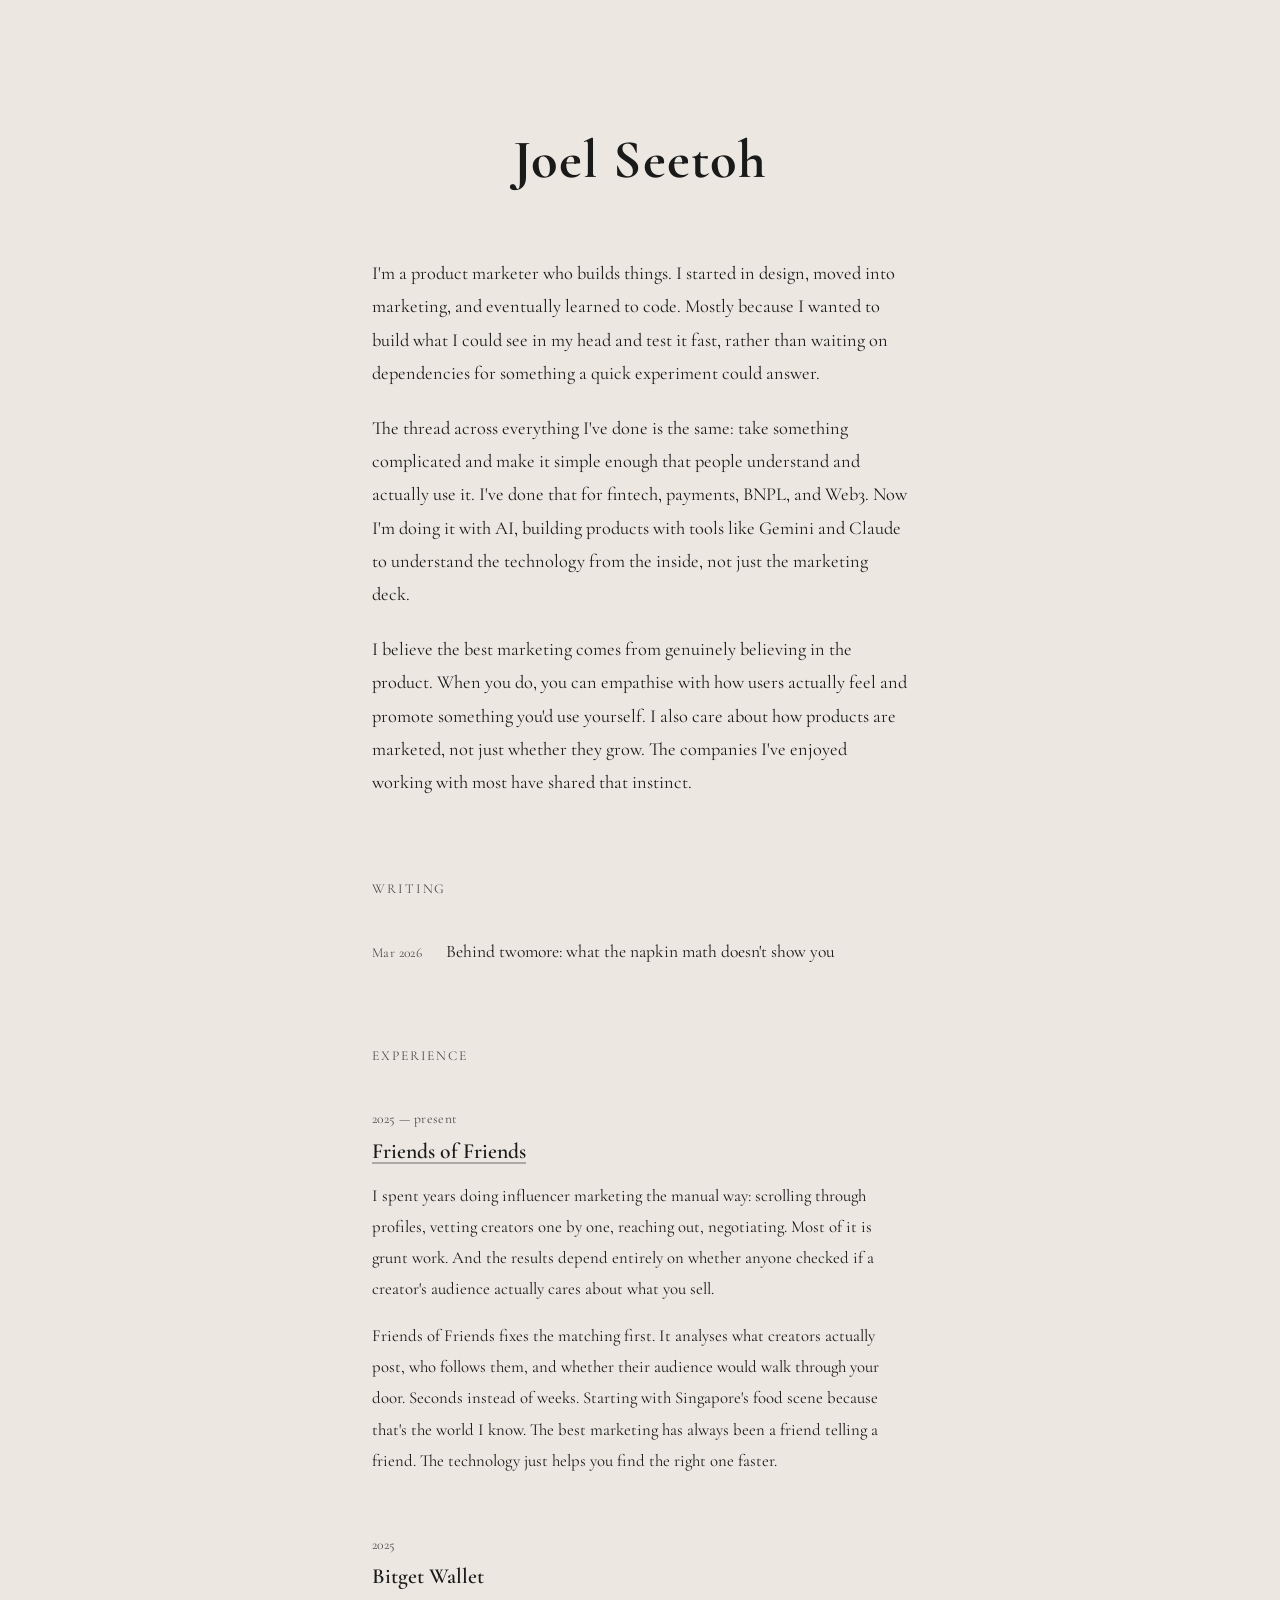
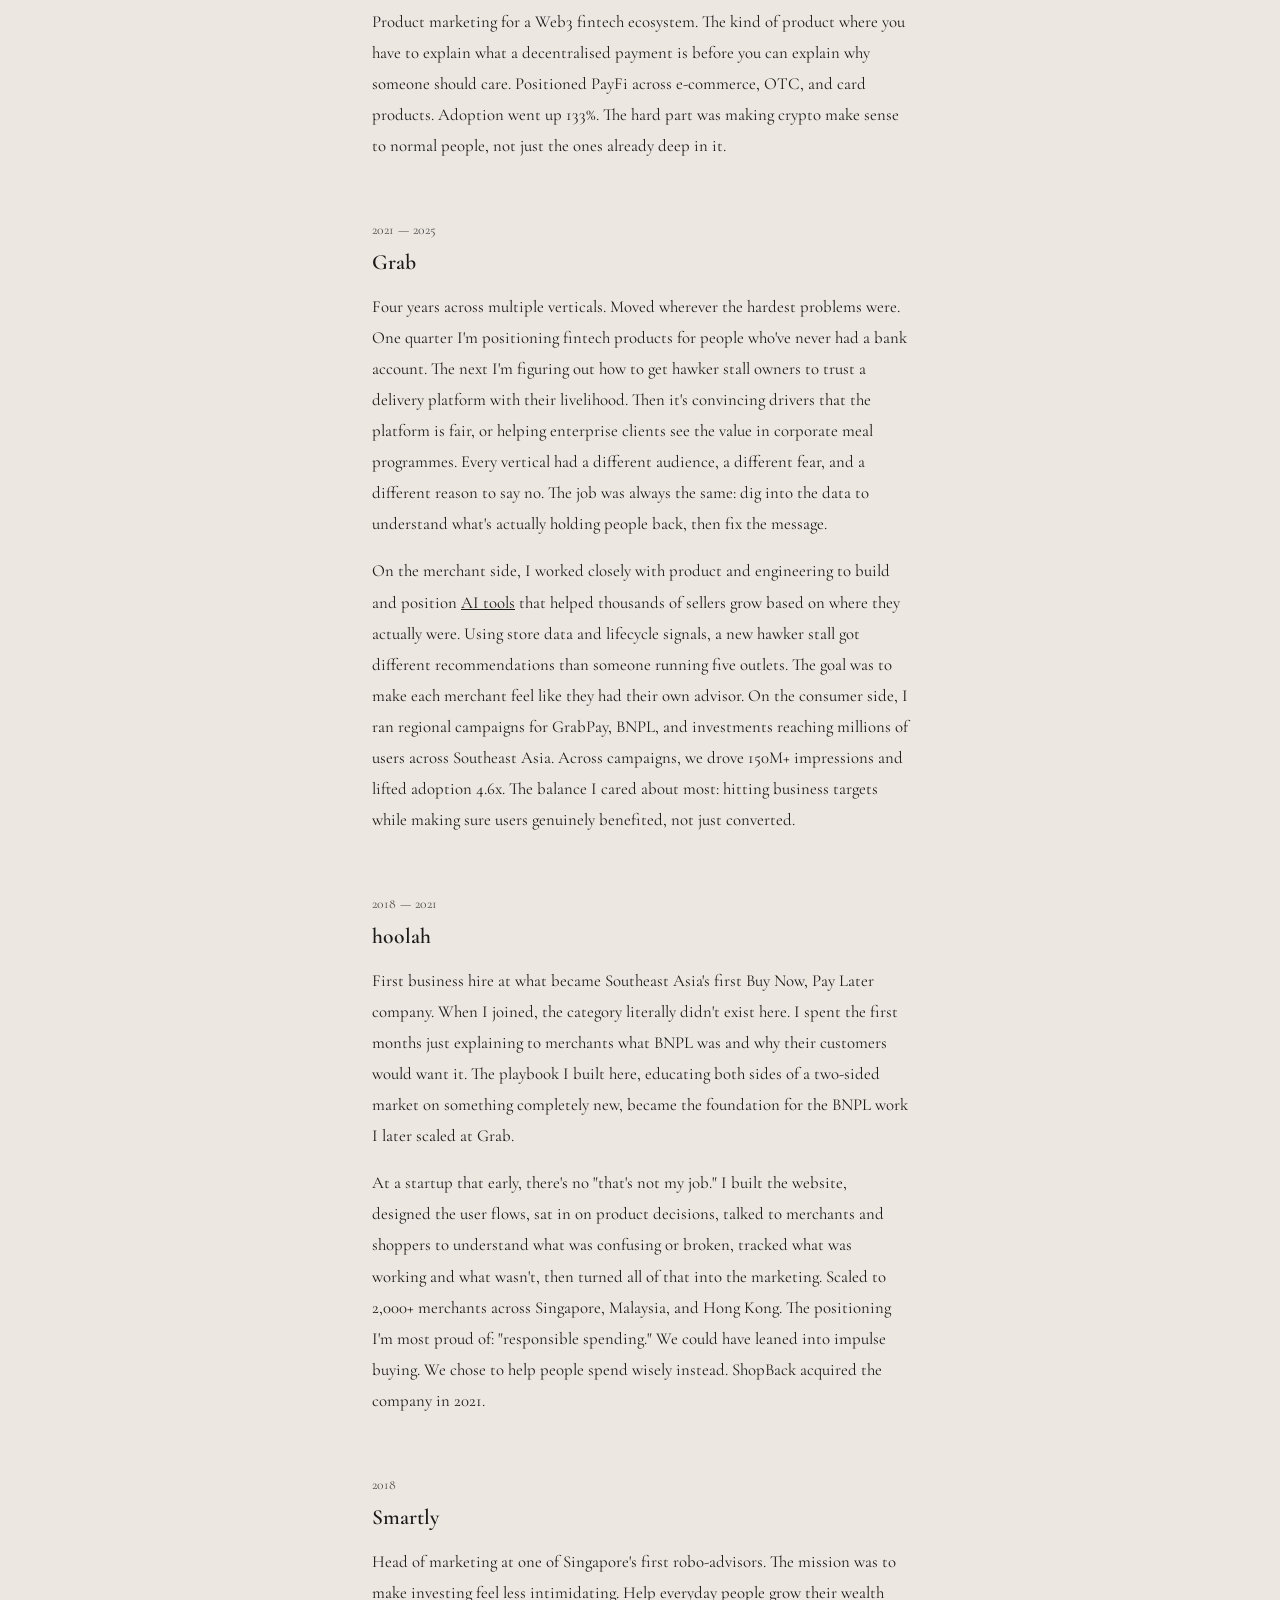
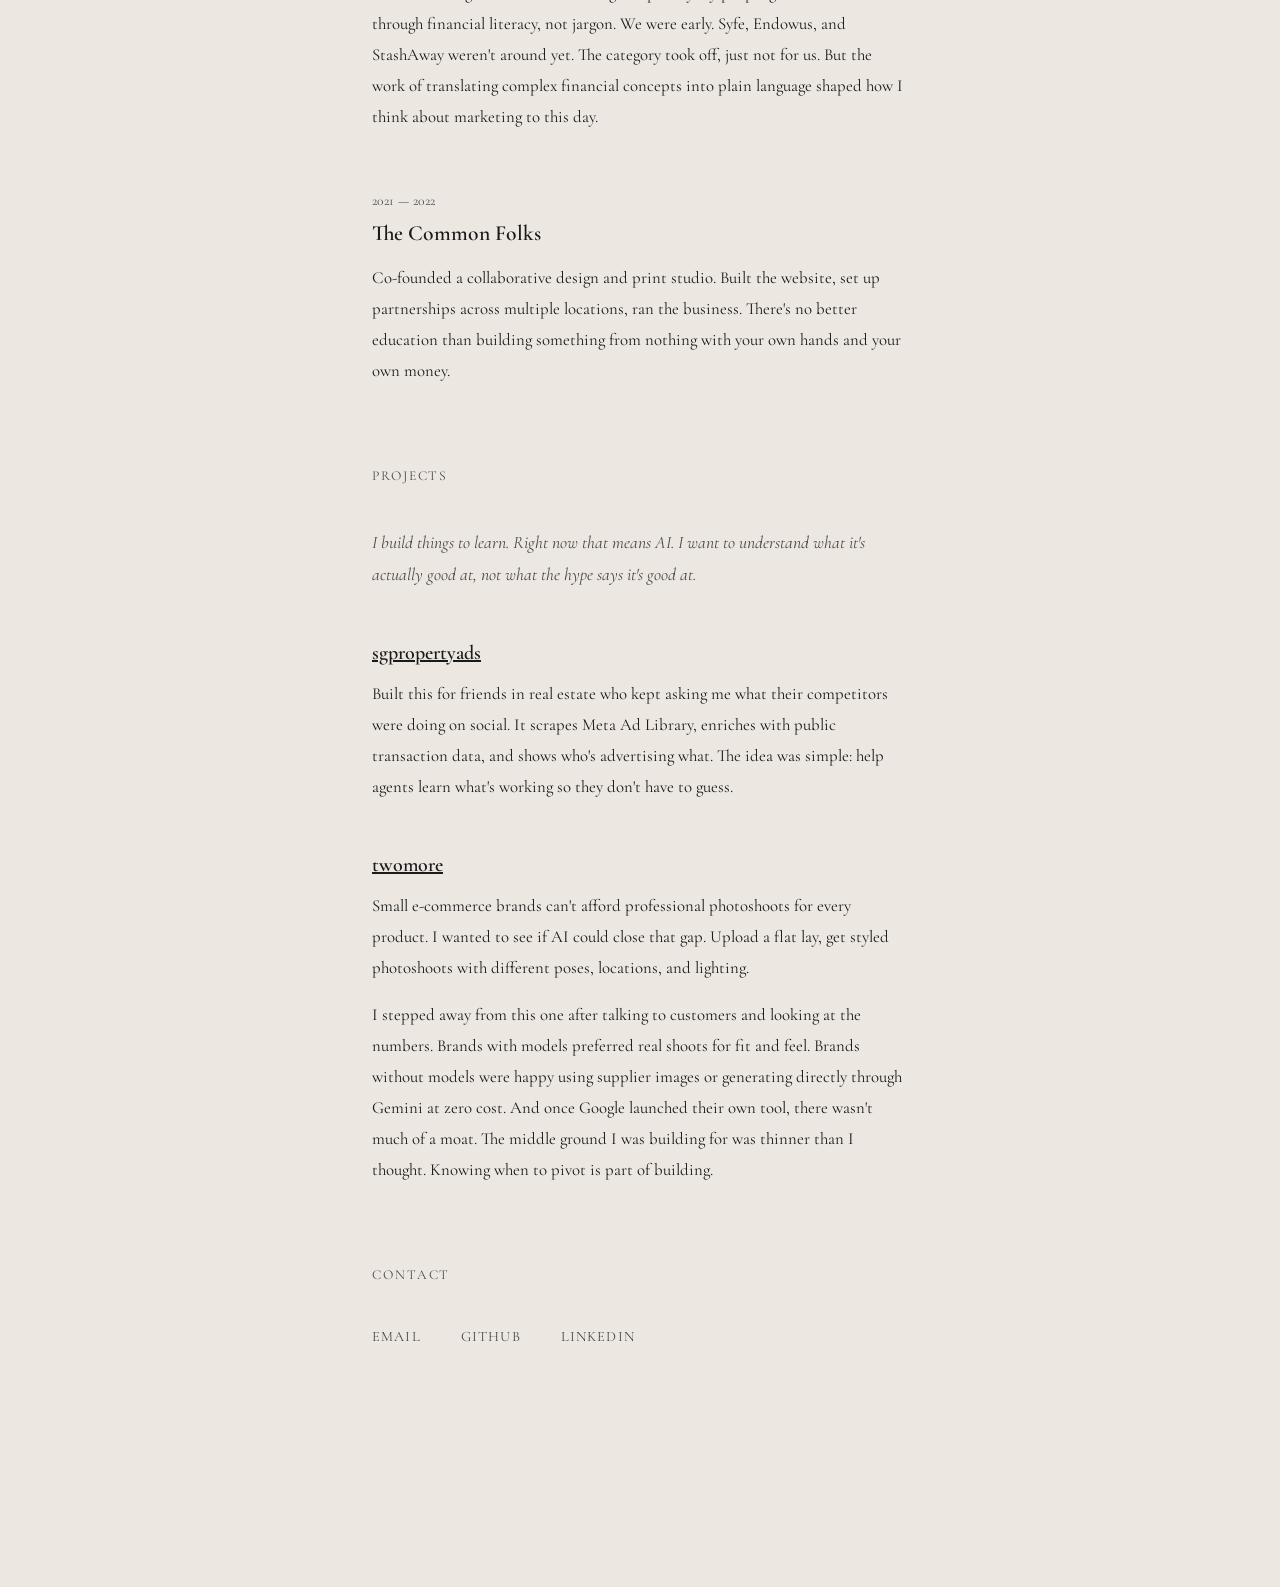
<file: index.html>
<!DOCTYPE html>
<html lang="en">
<head>
  <meta charset="UTF-8">
  <meta name="viewport" content="width=device-width, initial-scale=1.0">
  <title>Joel Seetoh</title>
  <meta name="description" content="Joel Seetoh — product marketer and builder. I make complicated things simple enough that people actually use them.">
  <meta property="og:title" content="Joel Seetoh">
  <meta property="og:description" content="Product marketer and builder. I make complicated things simple enough that people actually use them.">
  <meta property="og:type" content="website">
  <meta property="og:image" content="https://joelseetoh.com/og-image.png">
  <meta property="og:url" content="https://joelseetoh.com/">
  <meta property="og:site_name" content="Joel Seetoh">
  <meta name="twitter:card" content="summary_large_image">
  <meta name="twitter:title" content="Joel Seetoh">
  <meta name="twitter:description" content="Product marketer and builder. I make complicated things simple enough that people actually use them.">
  <meta name="twitter:image" content="https://joelseetoh.com/og-image.png">
  <link rel="icon" href="favicon.svg" type="image/svg+xml">
  <link rel="preconnect" href="https://fonts.googleapis.com">
  <link rel="preconnect" href="https://fonts.gstatic.com" crossorigin>
  <link href="https://fonts.googleapis.com/css2?family=Cormorant+Garamond:ital,wght@0,300;0,400;0,500;0,600;0,700;1,300;1,400;1,500&display=swap" rel="stylesheet">
  <link rel="stylesheet" href="style.css">
  <!-- PostHog -->
  <script>
    !function(t,e){var o,n,p,r;e.__SV||(window.posthog=e,e._i=[],e.init=function(i,s,a){function g(t,e){var o=e.split(".");2==o.length&&(t=t[o[0]],e=o[1]),t[e]=function(){t.push([e].concat(Array.prototype.slice.call(arguments,0)))}}(p=t.createElement("script")).type="text/javascript",p.crossOrigin="anonymous",p.async=!0,p.src=s.api_host.replace(".i.posthog.com","-assets.i.posthog.com")+"/static/array.js",(r=t.getElementsByTagName("script")[0]).parentNode.insertBefore(p,r);var u=e;for(void 0!==a?u=e[a]=[]:a="posthog",u.people=u.people||[],u.toString=function(t){var e="posthog";return"posthog"!==a&&(e+="."+a),t||(e+=" (stub)"),e},u.people.toString=function(){return u.toString(1)+".people (stub)"},o="init capture register register_once register_for_session unregister unregister_for_session getFeatureFlag getFeatureFlagPayload isFeatureEnabled reloadFeatureFlags updateEarlyAccessFeatureEnrollment getEarlyAccessFeatures on onFeatureFlags onSessionId getSurveys getActiveMatchingSurveys renderSurvey canRenderSurvey identify setPersonProperties group resetGroups setPersonPropertiesForFlags resetPersonPropertiesForFlags setGroupPropertiesForFlags resetGroupPropertiesForFlags reset get_distinct_id getGroups get_session_id get_session_replay_url alias set_config startSessionRecording stopSessionRecording sessionRecordingStarted captureException loadToolbar get_property getSessionProperty createPersonProfile opt_in_capturing opt_out_capturing has_opted_in_capturing has_opted_out_capturing clear_opt_in_out_capturing debug".split(" "),n=0;n<o.length;n++)g(u,o[n]);e._i.push([i,s,a])},e.__SV=1)}(document,window.posthog||[]);
    posthog.init('phc_DruQY4Qgqo0eXSVyumRodYPZxE56rvlq6wdhV7PceyD', {
      api_host: 'https://us.i.posthog.com',
      person_profiles: 'identified_only',
    })
  </script>
</head>
<body>

  <article>

    <header>
      <h1>Joel Seetoh</h1>
    </header>

    <section class="about">
      <p>I'm a product marketer who builds things. I started in design, moved into marketing, and eventually learned to code. Mostly because I wanted to build what I could see in my head and test it fast, rather than waiting on dependencies for something a quick experiment could answer.</p>
      <p>The thread across everything I've done is the same: take something complicated and make it simple enough that people understand and actually use it. I've done that for fintech, payments, BNPL, and Web3. Now I'm doing it with AI, building products with tools like Gemini and Claude to understand the technology from the inside, not just the marketing deck.</p>
      <p>I believe the best marketing comes from genuinely believing in the product. When you do, you can empathise with how users actually feel and promote something you'd use yourself. I also care about how products are marketed, not just whether they grow. The companies I've enjoyed working with most have shared that instinct.</p>
    </section>

    <section class="writing">
      <h2>Writing</h2>
      <ul class="writing-list">
        <li>
          <span class="period">Mar 2026</span>
          <a href="/blog/why-i-started-building-with-ai/">Behind twomore: what the napkin math doesn't show you</a>
        </li>
      </ul>
    </section>

    <section>
      <h2>Experience</h2>

      <div class="experience-item">
        <span class="period">2025 — present</span>
        <h3><a href="https://friendsoffriends.cc">Friends of Friends</a></h3>
        <p>I spent years doing influencer marketing the manual way: scrolling through profiles, vetting creators one by one, reaching out, negotiating. Most of it is grunt work. And the results depend entirely on whether anyone checked if a creator's audience actually cares about what you sell.</p>
        <p>Friends of Friends fixes the matching first. It analyses what creators actually post, who follows them, and whether their audience would walk through your door. Seconds instead of weeks. Starting with Singapore's food scene because that's the world I know. The best marketing has always been a friend telling a friend. The technology just helps you find the right one faster.</p>
      </div>

      <div class="experience-item">
        <span class="period">2025</span>
        <h3>Bitget Wallet</h3>
        <p>Product marketing for a Web3 fintech ecosystem. The kind of product where you have to explain what a decentralised payment is before you can explain why someone should care. Positioned PayFi across e-commerce, OTC, and card products. Adoption went up 133%. The hard part was making crypto make sense to normal people, not just the ones already deep in it.</p>
      </div>

      <div class="experience-item">
        <span class="period">2021 — 2025</span>
        <h3>Grab</h3>
        <p>Four years across multiple verticals. Moved wherever the hardest problems were. One quarter I'm positioning fintech products for people who've never had a bank account. The next I'm figuring out how to get hawker stall owners to trust a delivery platform with their livelihood. Then it's convincing drivers that the platform is fair, or helping enterprise clients see the value in corporate meal programmes. Every vertical had a different audience, a different fear, and a different reason to say no. The job was always the same: dig into the data to understand what's actually holding people back, then fix the message.</p>
        <p>On the merchant side, I worked closely with product and engineering to build and position <a href="https://www.grab.com/sg/inside-grab/stories/new-tools-we-launched-in-2025-for-grab-merchants-to-boost-efficiency/">AI tools</a> that helped thousands of sellers grow based on where they actually were. Using store data and lifecycle signals, a new hawker stall got different recommendations than someone running five outlets. The goal was to make each merchant feel like they had their own advisor. On the consumer side, I ran regional campaigns for GrabPay, BNPL, and investments reaching millions of users across Southeast Asia. Across campaigns, we drove 150M+ impressions and lifted adoption 4.6x. The balance I cared about most: hitting business targets while making sure users genuinely benefited, not just converted.</p>
      </div>

      <div class="experience-item">
        <span class="period">2018 — 2021</span>
        <h3>hoolah</h3>
        <p>First business hire at what became Southeast Asia's first Buy Now, Pay Later company. When I joined, the category literally didn't exist here. I spent the first months just explaining to merchants what BNPL was and why their customers would want it. The playbook I built here, educating both sides of a two-sided market on something completely new, became the foundation for the BNPL work I later scaled at Grab.</p>
        <p>At a startup that early, there's no "that's not my job." I built the website, designed the user flows, sat in on product decisions, talked to merchants and shoppers to understand what was confusing or broken, tracked what was working and what wasn't, then turned all of that into the marketing. Scaled to 2,000+ merchants across Singapore, Malaysia, and Hong Kong. The positioning I'm most proud of: "responsible spending." We could have leaned into impulse buying. We chose to help people spend wisely instead. ShopBack acquired the company in 2021.</p>
      </div>

      <div class="experience-item">
        <span class="period">2018</span>
        <h3>Smartly</h3>
        <p>Head of marketing at one of Singapore's first robo-advisors. The mission was to make investing feel less intimidating. Help everyday people grow their wealth through financial literacy, not jargon. We were early. Syfe, Endowus, and StashAway weren't around yet. The category took off, just not for us. But the work of translating complex financial concepts into plain language shaped how I think about marketing to this day.</p>
      </div>

      <div class="experience-item">
        <span class="period">2021 — 2022</span>
        <h3>The Common Folks</h3>
        <p>Co-founded a collaborative design and print studio. Built the website, set up partnerships across multiple locations, ran the business. There's no better education than building something from nothing with your own hands and your own money.</p>
      </div>
    </section>

    <section>
      <h2>Projects</h2>
      <p class="section-intro">I build things to learn. Right now that means AI. I want to understand what it's actually good at, not what the hype says it's good at.</p>

      <div class="project-item">
        <h3><a href="https://sgpropertyads.com">sgpropertyads</a></h3>
        <p>Built this for friends in real estate who kept asking me what their competitors were doing on social. It scrapes Meta Ad Library, enriches with public transaction data, and shows who's advertising what. The idea was simple: help agents learn what's working so they don't have to guess.</p>
      </div>

      <div class="project-item">
        <h3><a href="https://two-more.com">twomore</a></h3>
        <p>Small e-commerce brands can't afford professional photoshoots for every product. I wanted to see if AI could close that gap. Upload a flat lay, get styled photoshoots with different poses, locations, and lighting.</p>
        <p>I stepped away from this one after talking to customers and looking at the numbers. Brands with models preferred real shoots for fit and feel. Brands without models were happy using supplier images or generating directly through Gemini at zero cost. And once Google launched their own tool, there wasn't much of a moat. The middle ground I was building for was thinner than I thought. Knowing when to pivot is part of building.</p>
      </div>

    </section>

    <section class="contact">
      <h2>Contact</h2>
      <ul>
        <li><a href="mailto:hello@joelseetoh.com">Email</a></li>
        <li><a href="https://github.com/kurosagii">GitHub</a></li>
        <li><a href="https://linkedin.com/in/joelseetoh">LinkedIn</a></li>
      </ul>
    </section>

  </article>

</body>
</html>
</file>
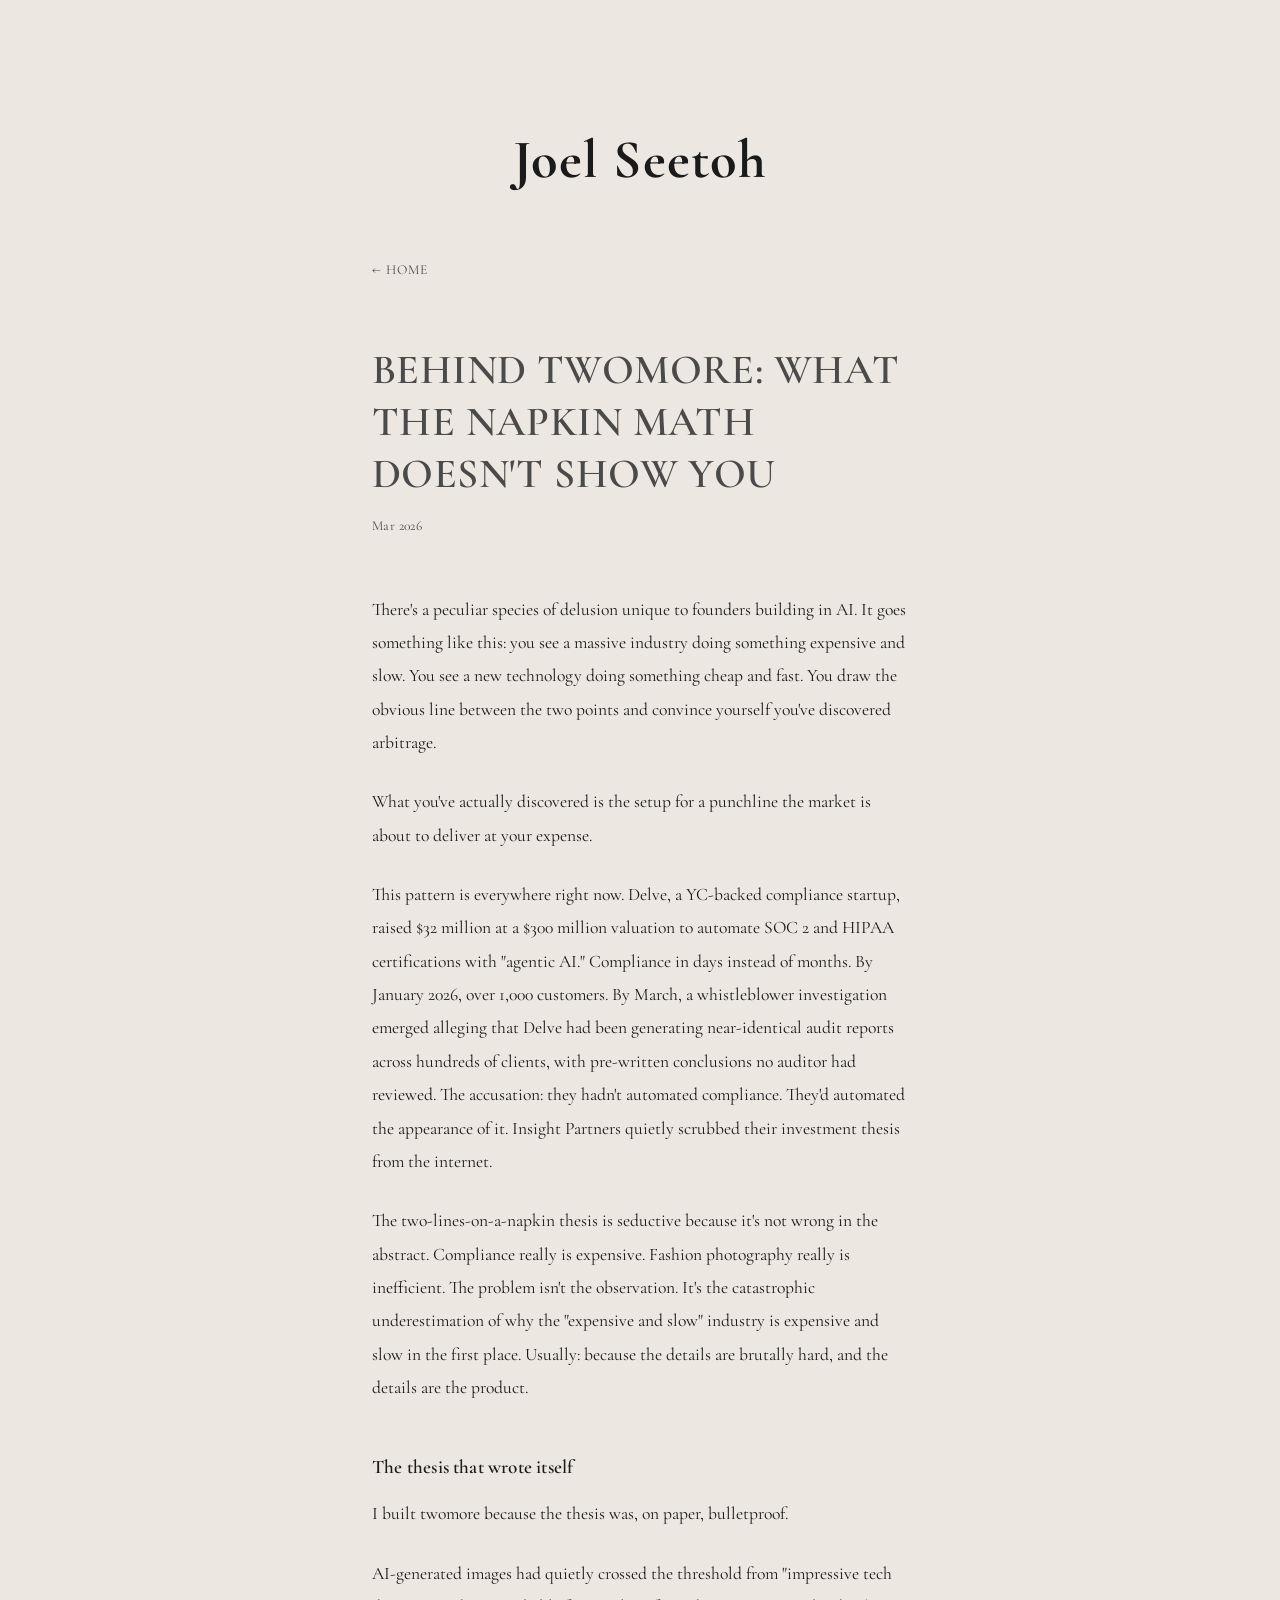
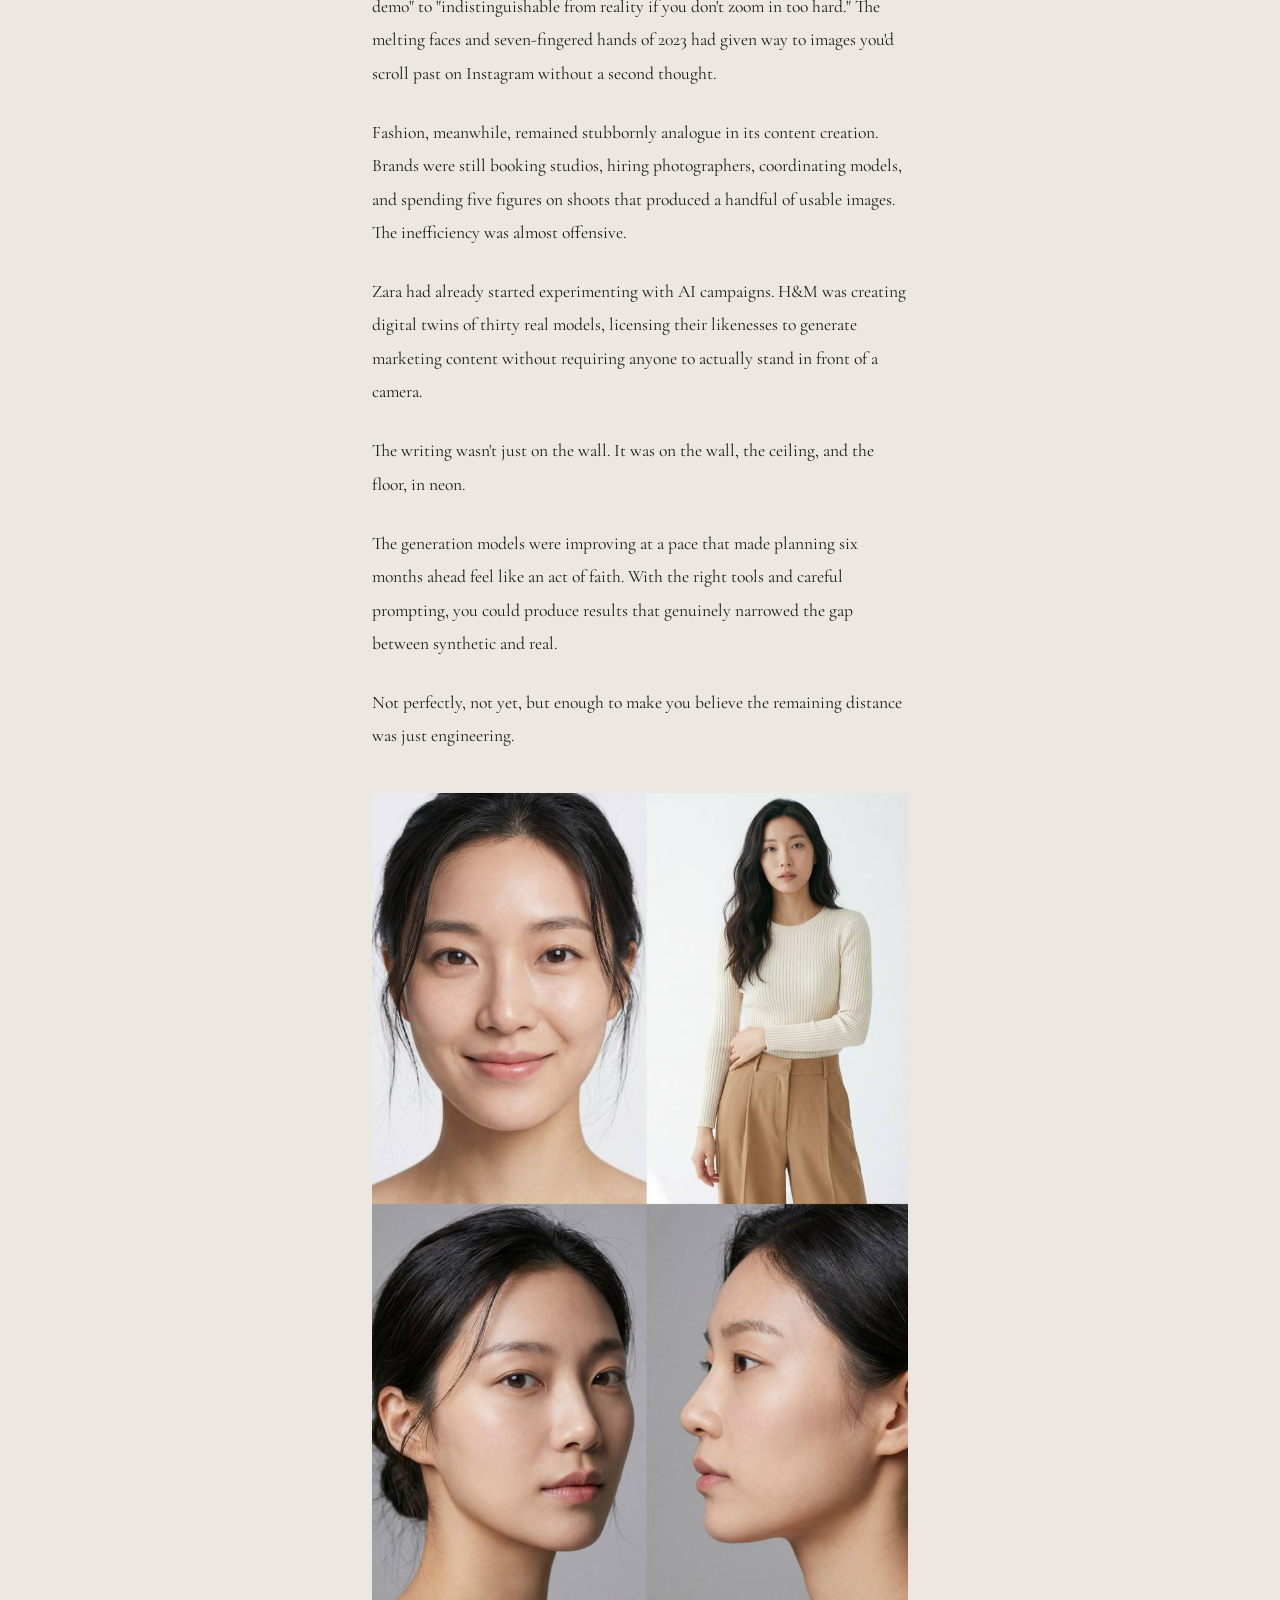
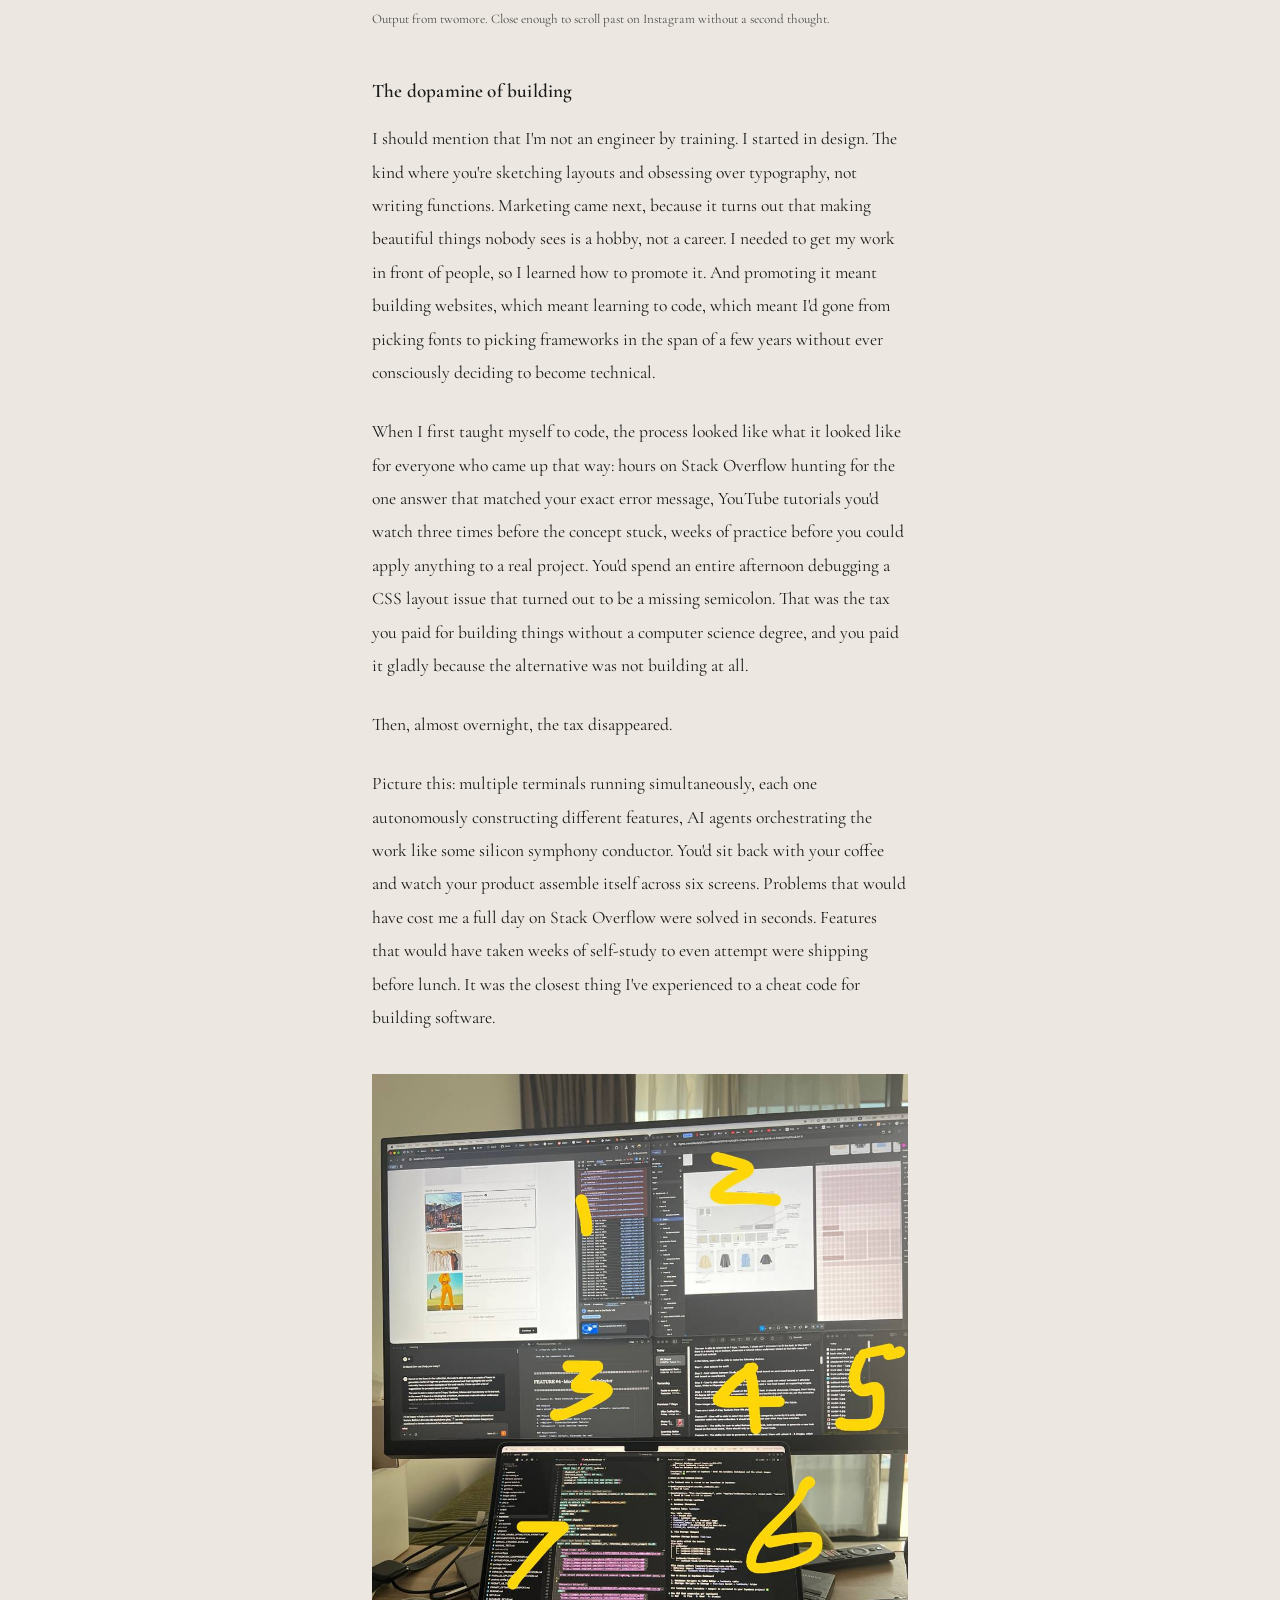
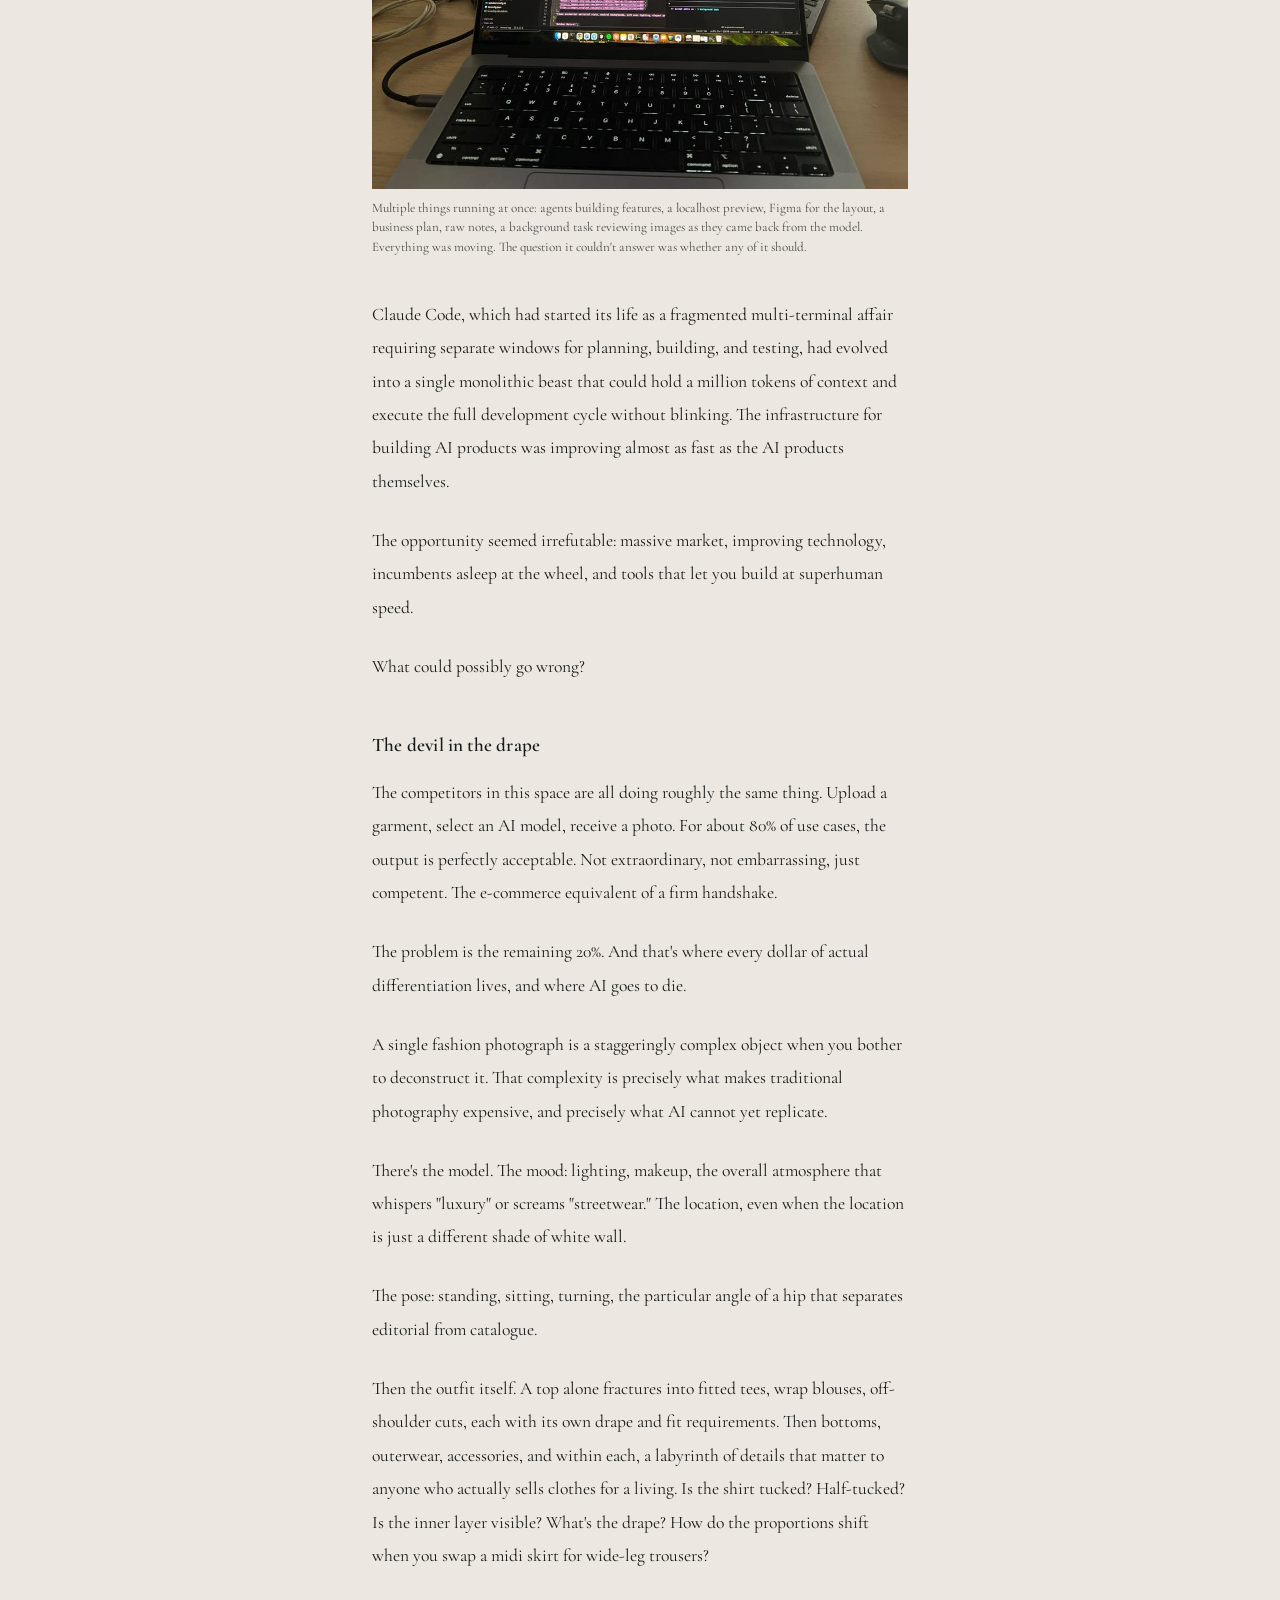
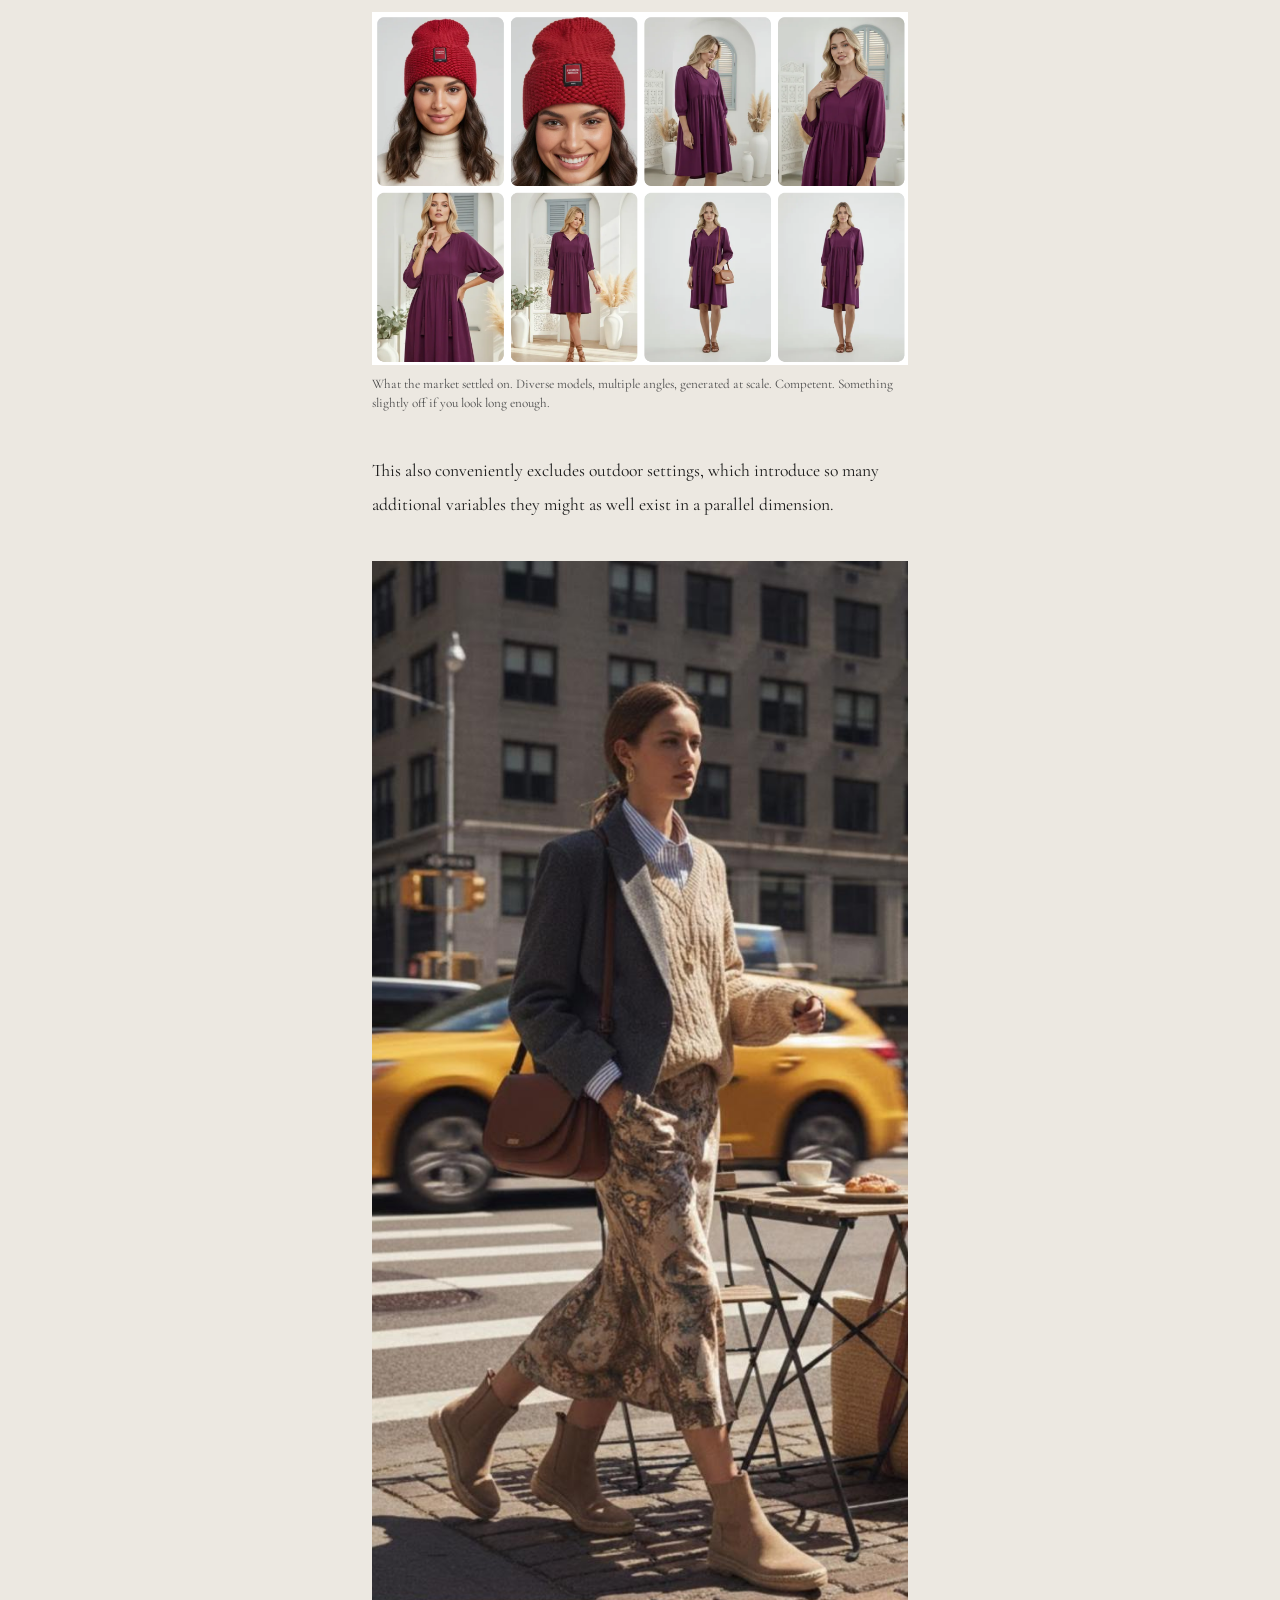
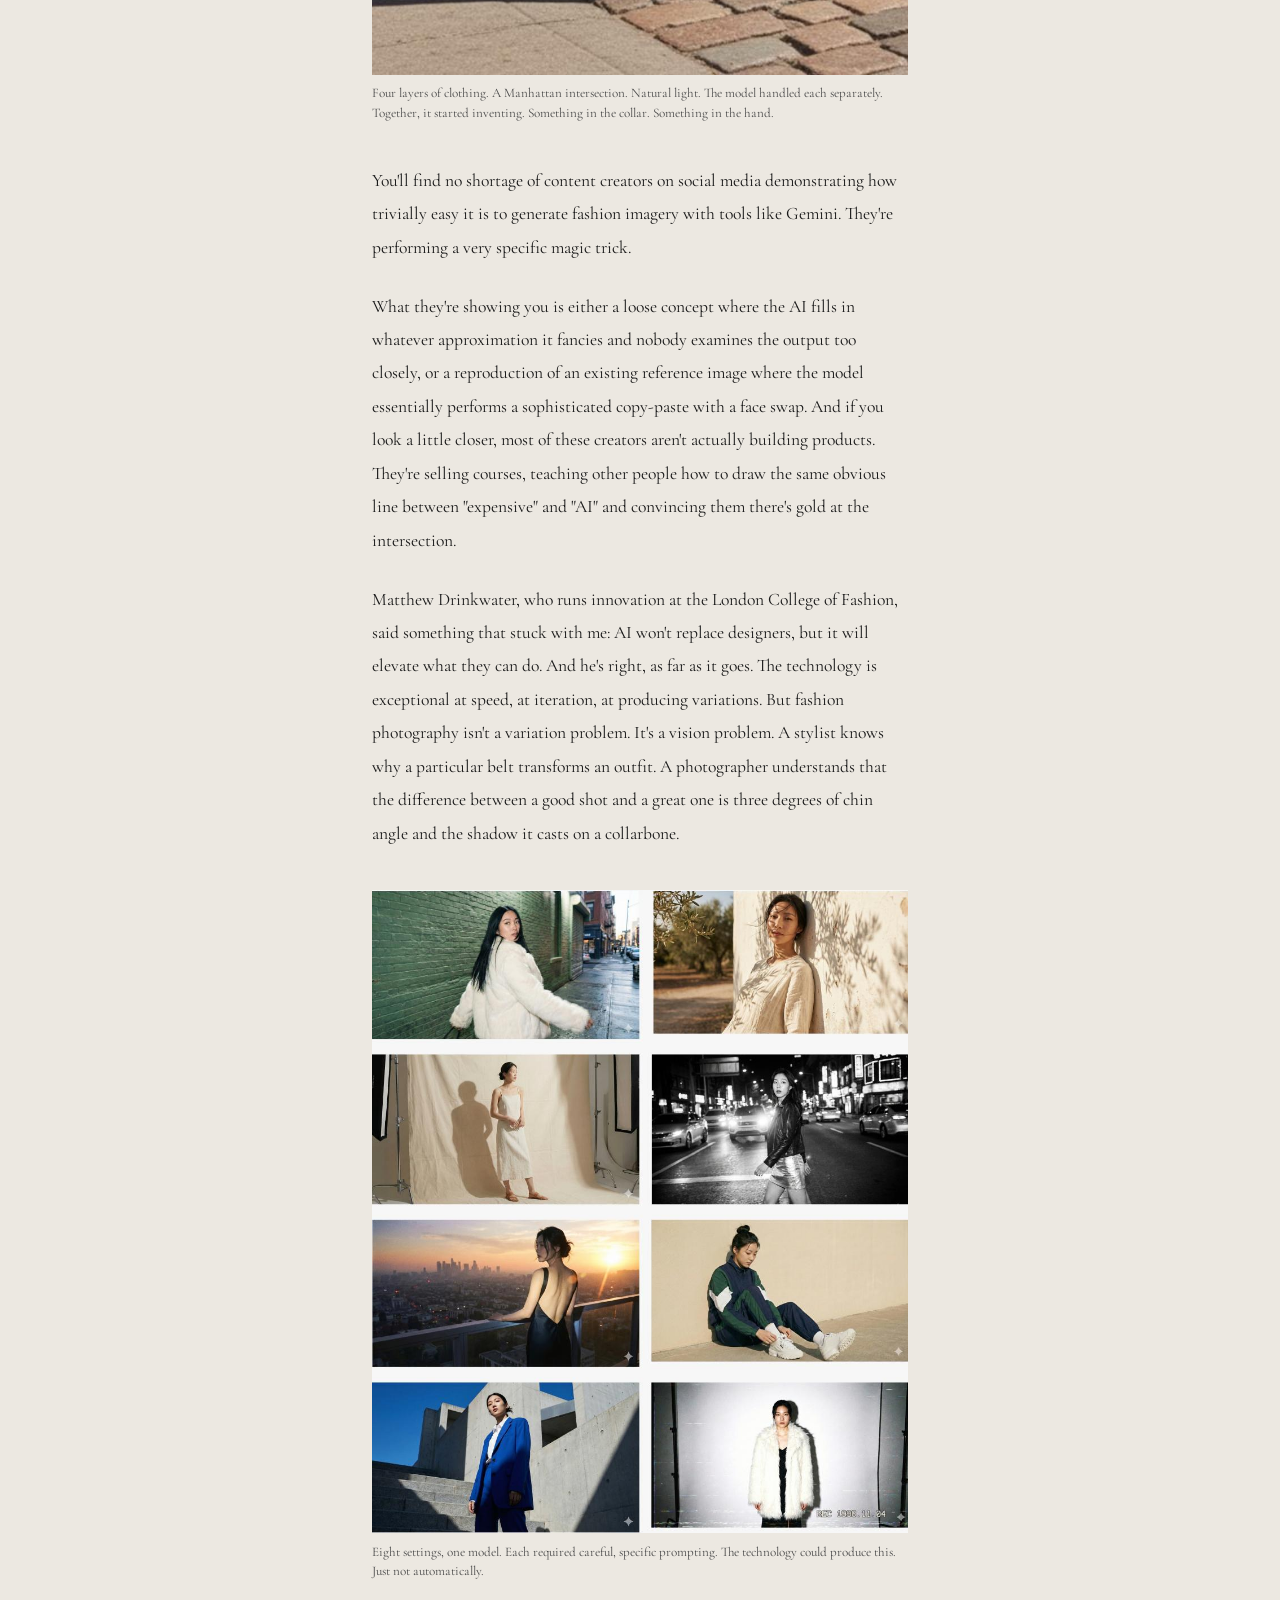
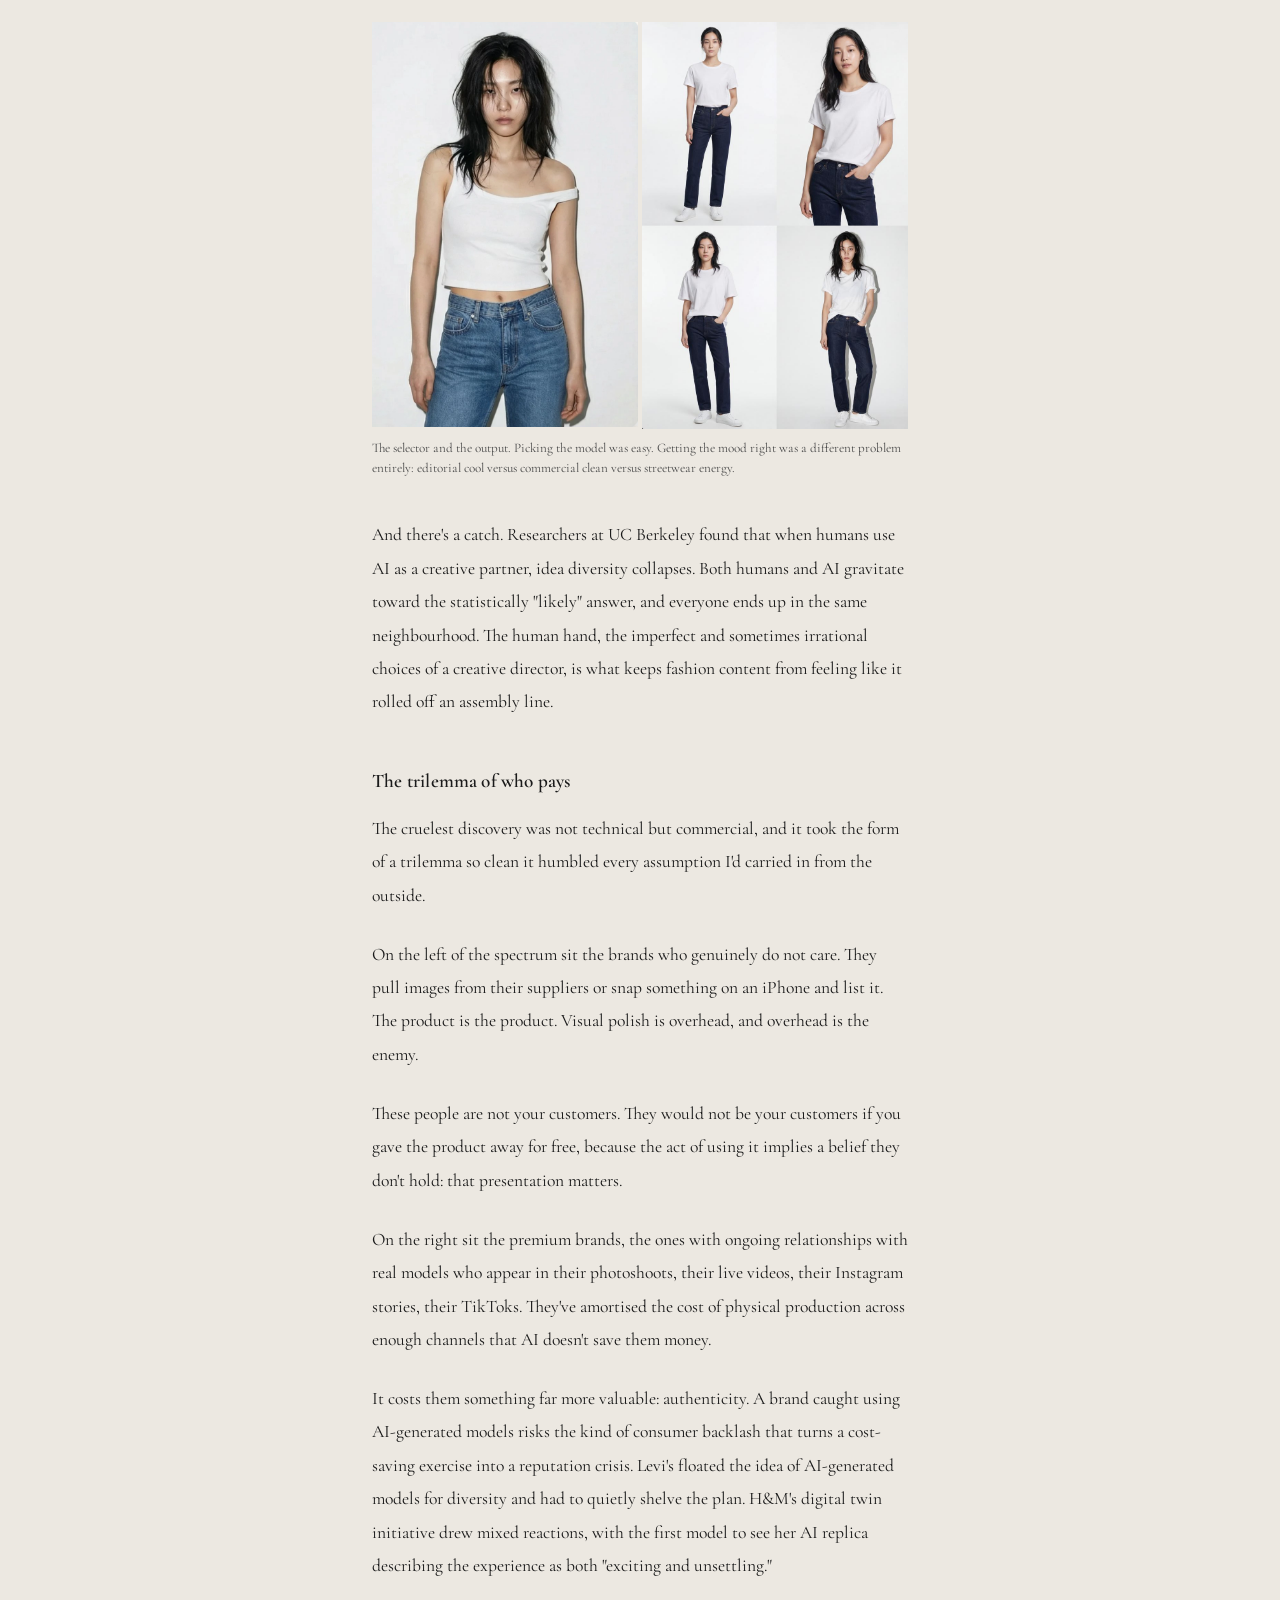
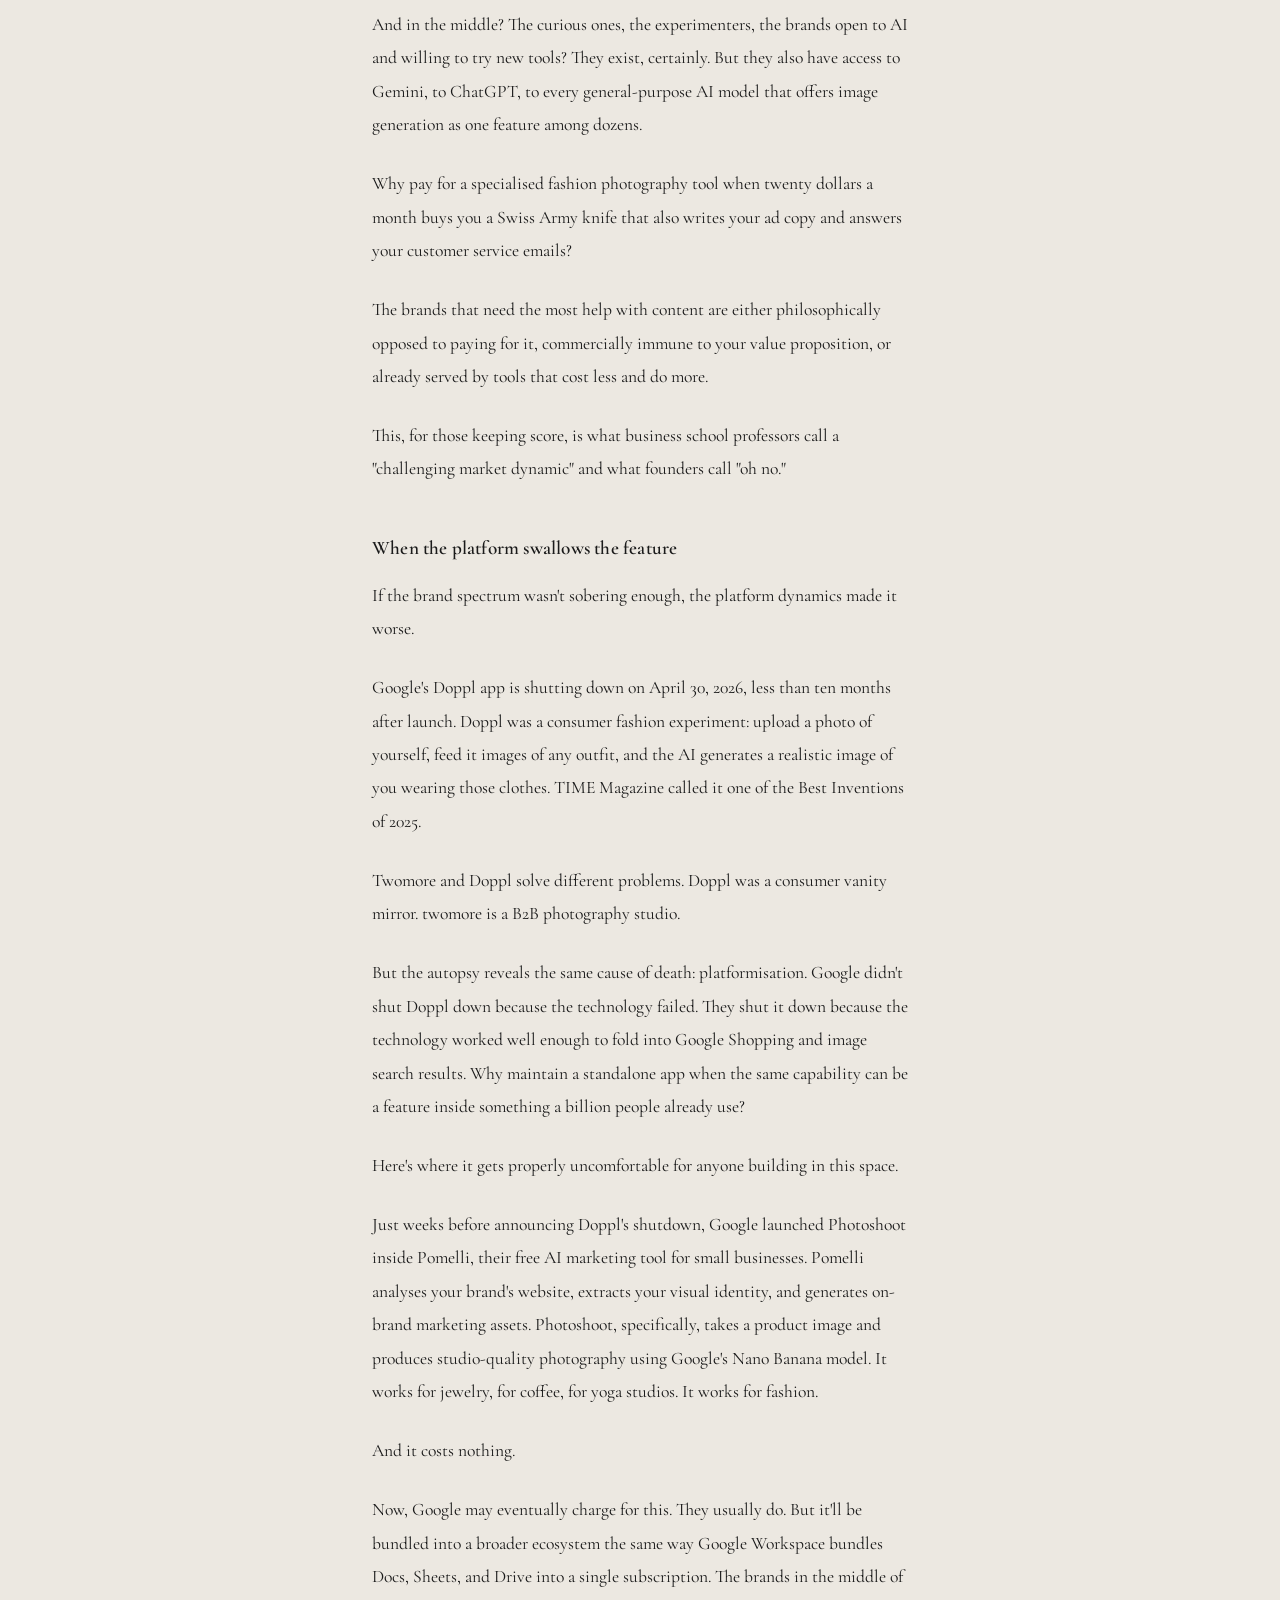
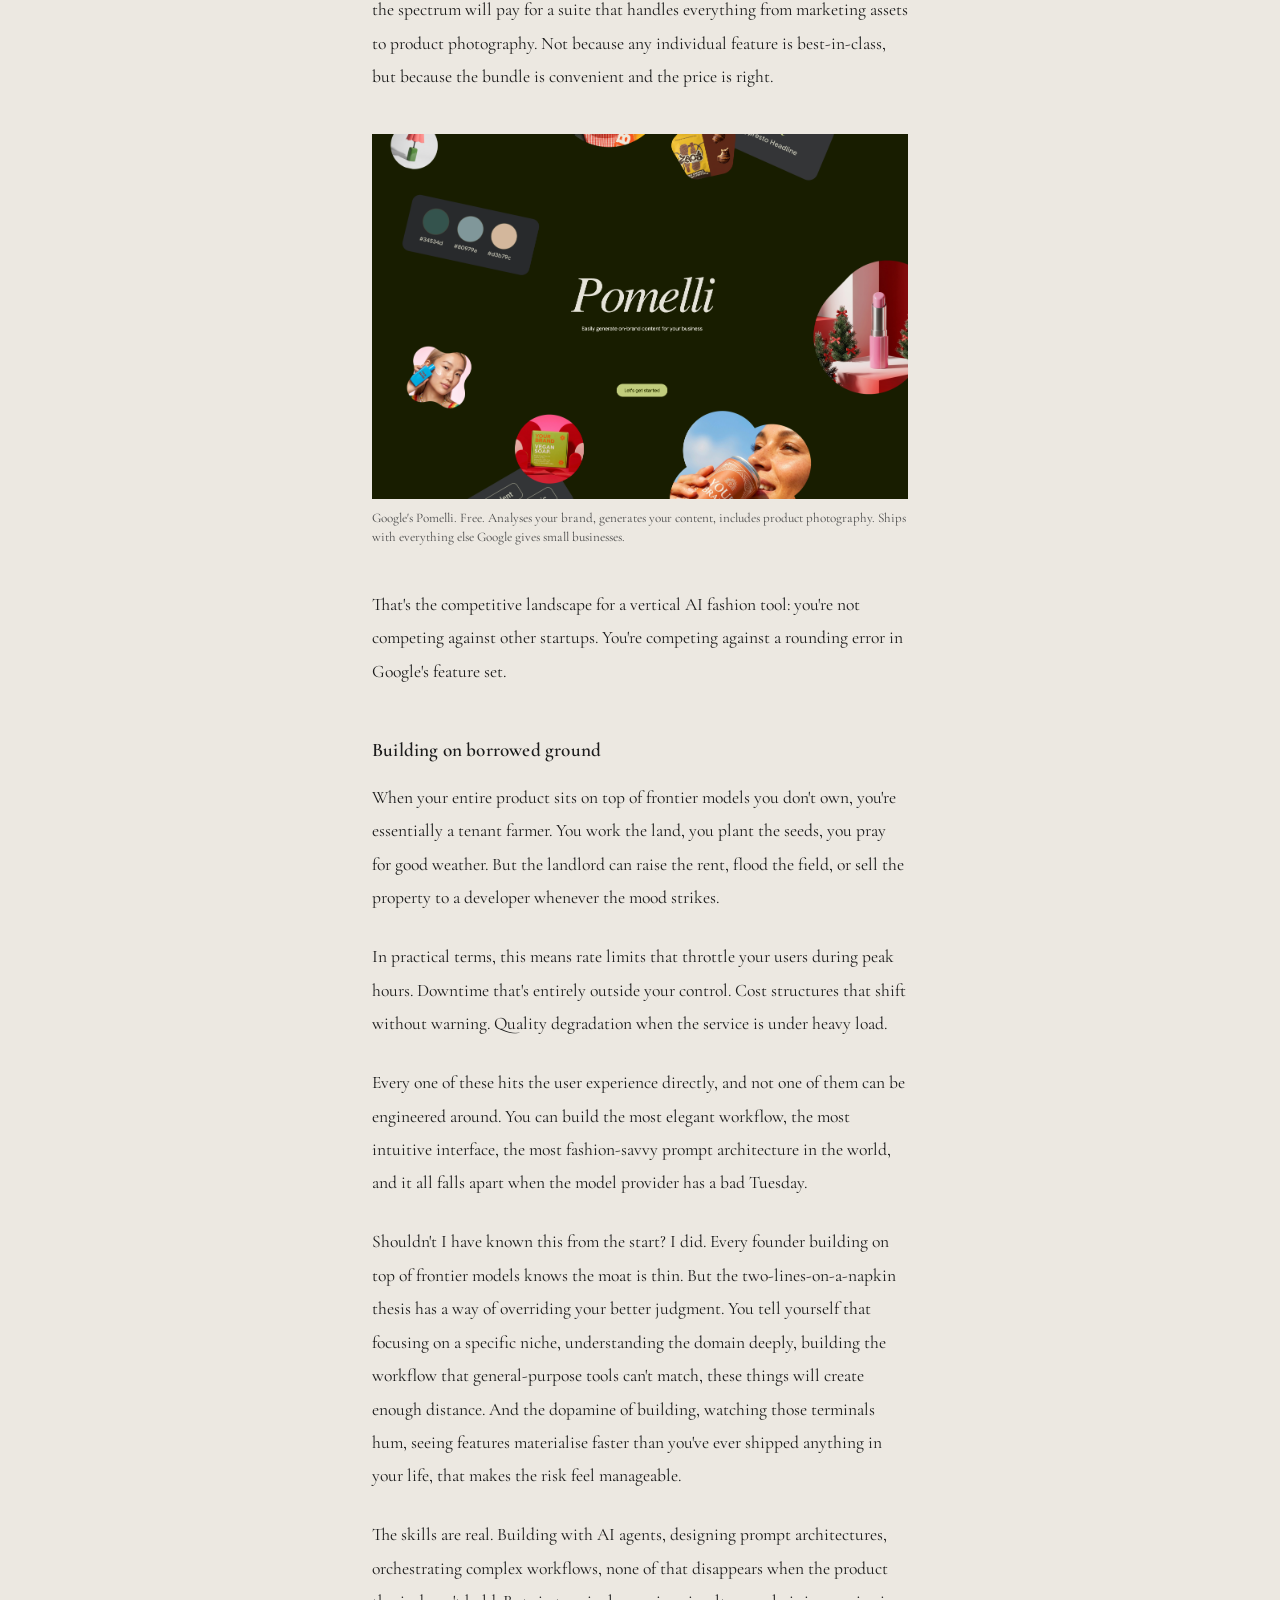
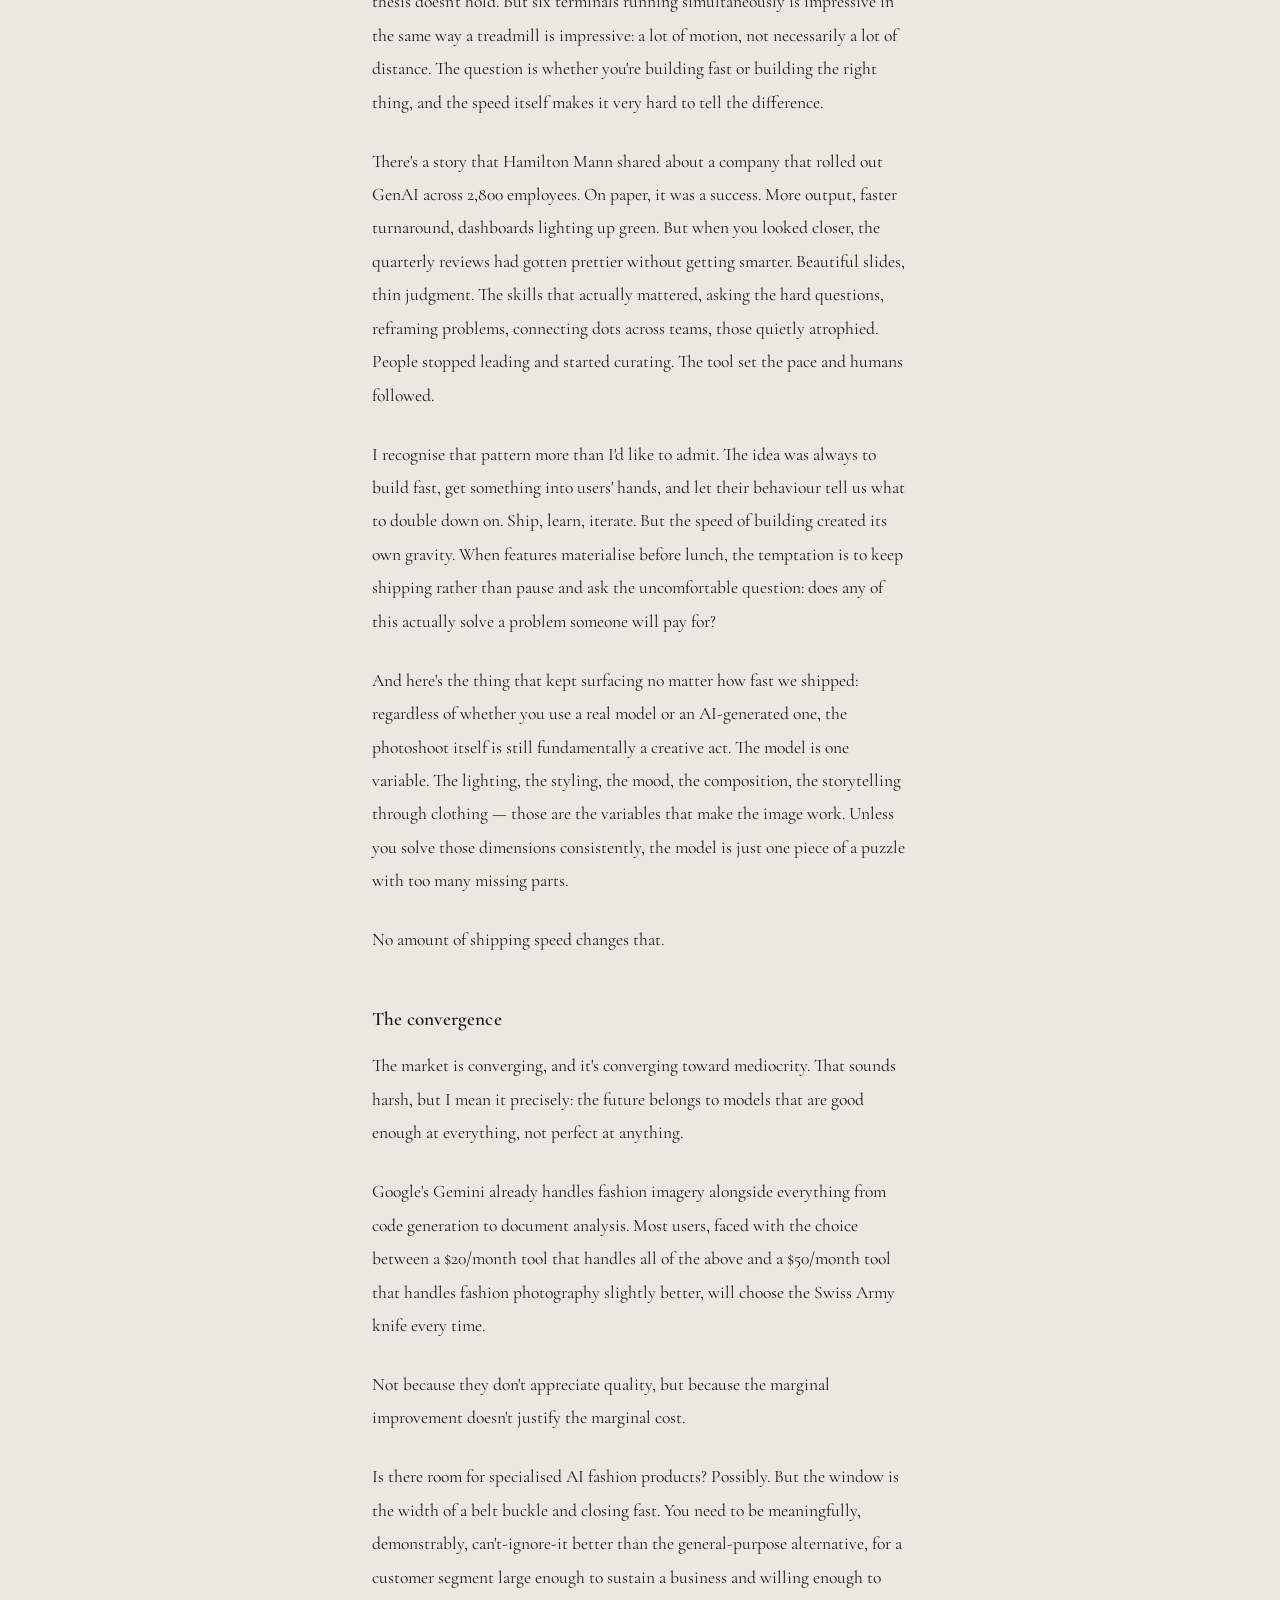
<file: blog/why-i-started-building-with-ai/index.html>
<!DOCTYPE html>
<html lang="en">
<head>
  <meta charset="UTF-8">
  <meta name="viewport" content="width=device-width, initial-scale=1.0">
  <title>Behind twomore: what the napkin math doesn't show you — Joel Seetoh</title>
  <meta name="description" content="The two-lines-on-a-napkin thesis is seductive because it's not wrong in the abstract. The problem isn't the observation. It's the catastrophic underestimation of why the expensive and slow industry is expensive and slow in the first place.">
  <meta property="og:title" content="Behind twomore: what the napkin math doesn't show you">
  <meta property="og:description" content="The two-lines-on-a-napkin thesis is seductive because it's not wrong in the abstract.">
  <meta property="og:type" content="article">
  <meta property="og:url" content="https://joelseetoh.com/blog/why-i-started-building-with-ai/">
  <meta property="og:site_name" content="Joel Seetoh">
  <link rel="icon" href="/favicon.svg" type="image/svg+xml">
  <link rel="preconnect" href="https://fonts.googleapis.com">
  <link rel="preconnect" href="https://fonts.gstatic.com" crossorigin>
  <link href="https://fonts.googleapis.com/css2?family=Cormorant+Garamond:ital,wght@0,300;0,400;0,500;0,600;0,700;1,300;1,400;1,500&display=swap" rel="stylesheet">
  <link rel="stylesheet" href="/style.css">
  <!-- PostHog -->
  <script>
    !function(t,e){var o,n,p,r;e.__SV||(window.posthog=e,e._i=[],e.init=function(i,s,a){function g(t,e){var o=e.split(".");2==o.length&&(t=t[o[0]],e=o[1]),t[e]=function(){t.push([e].concat(Array.prototype.slice.call(arguments,0)))}}(p=t.createElement("script")).type="text/javascript",p.crossOrigin="anonymous",p.async=!0,p.src=s.api_host.replace(".i.posthog.com","-assets.i.posthog.com")+"/static/array.js",(r=t.getElementsByTagName("script")[0]).parentNode.insertBefore(p,r);var u=e;for(void 0!==a?u=e[a]=[]:a="posthog",u.people=u.people||[],u.toString=function(t){var e="posthog";return"posthog"!==a&&(e+="."+a),t||(e+=" (stub)"),e},u.people.toString=function(){return u.toString(1)+".people (stub)"},o="init capture register register_once register_for_session unregister unregister_for_session getFeatureFlag getFeatureFlagPayload isFeatureEnabled reloadFeatureFlags updateEarlyAccessFeatureEnrollment getEarlyAccessFeatures on onFeatureFlags onSessionId getSurveys getActiveMatchingSurveys renderSurvey canRenderSurvey identify setPersonProperties group resetGroups setPersonPropertiesForFlags resetPersonPropertiesForFlags setGroupPropertiesForFlags resetGroupPropertiesForFlags reset get_distinct_id getGroups get_session_id get_session_replay_url alias set_config startSessionRecording stopSessionRecording sessionRecordingStarted captureException loadToolbar get_property getSessionProperty createPersonProfile opt_in_capturing opt_out_capturing has_opted_in_capturing has_opted_out_capturing clear_opt_in_out_capturing debug".split(" "),n=0;n<o.length;n++)g(u,o[n]);e._i.push([i,s,a])},e.__SV=1)}(document,window.posthog||[]);
    posthog.init('phc_DruQY4Qgqo0eXSVyumRodYPZxE56rvlq6wdhV7PceyD', {
      api_host: 'https://us.i.posthog.com',
      person_profiles: 'identified_only',
    })
  </script>
</head>
<body>

  <article>

    <header>
      <h1><a href="/" class="home-link">Joel Seetoh</a></h1>
    </header>

    <a href="/" class="back-link">← Home</a>

    <div class="post-header">
      <h2 class="post-title">Behind twomore: what the napkin math doesn't show you</h2>
      <span class="post-date">Mar 2026</span>
    </div>

    <div class="post-body">

      <p>There's a peculiar species of delusion unique to founders building in AI. It goes something like this: you see a massive industry doing something expensive and slow. You see a new technology doing something cheap and fast. You draw the obvious line between the two points and convince yourself you've discovered arbitrage.</p>

      <p>What you've actually discovered is the setup for a punchline the market is about to deliver at your expense.</p>

      <p>This pattern is everywhere right now. Delve, a YC-backed compliance startup, raised $32 million at a $300 million valuation to automate SOC 2 and HIPAA certifications with "agentic AI." Compliance in days instead of months. By January 2026, over 1,000 customers. By March, a whistleblower investigation emerged alleging that Delve had been generating near-identical audit reports across hundreds of clients, with pre-written conclusions no auditor had reviewed. The accusation: they hadn't automated compliance. They'd automated the appearance of it. Insight Partners quietly scrubbed their investment thesis from the internet.</p>

      <p>The two-lines-on-a-napkin thesis is seductive because it's not wrong in the abstract. Compliance really is expensive. Fashion photography really is inefficient. The problem isn't the observation. It's the catastrophic underestimation of why the "expensive and slow" industry is expensive and slow in the first place. Usually: because the details are brutally hard, and the details are the product.</p>

      <h3>The thesis that wrote itself</h3>

      <p>I built twomore because the thesis was, on paper, bulletproof.</p>

      <p>AI-generated images had quietly crossed the threshold from "impressive tech demo" to "indistinguishable from reality if you don't zoom in too hard." The melting faces and seven-fingered hands of 2023 had given way to images you'd scroll past on Instagram without a second thought.</p>

      <p>Fashion, meanwhile, remained stubbornly analogue in its content creation. Brands were still booking studios, hiring photographers, coordinating models, and spending five figures on shoots that produced a handful of usable images. The inefficiency was almost offensive.</p>

      <p>Zara had already started experimenting with AI campaigns. H&M was creating digital twins of thirty real models, licensing their likenesses to generate marketing content without requiring anyone to actually stand in front of a camera.</p>

      <p>The writing wasn't just on the wall. It was on the wall, the ceiling, and the floor, in neon.</p>

      <p>The generation models were improving at a pace that made planning six months ahead feel like an act of faith. With the right tools and careful prompting, you could produce results that genuinely narrowed the gap between synthetic and real.</p>

      <p>Not perfectly, not yet, but enough to make you believe the remaining distance was just engineering.</p>

      <figure class="post-image">
        <img src="/images/model-female.jpg" alt="AI-generated female model — realistic close-up and outfit shots">
        <figcaption>Output from twomore. Close enough to scroll past on Instagram without a second thought.</figcaption>
      </figure>

      <h3>The dopamine of building</h3>

      <p>I should mention that I'm not an engineer by training. I started in design. The kind where you're sketching layouts and obsessing over typography, not writing functions. Marketing came next, because it turns out that making beautiful things nobody sees is a hobby, not a career. I needed to get my work in front of people, so I learned how to promote it. And promoting it meant building websites, which meant learning to code, which meant I'd gone from picking fonts to picking frameworks in the span of a few years without ever consciously deciding to become technical.</p>

      <p>When I first taught myself to code, the process looked like what it looked like for everyone who came up that way: hours on Stack Overflow hunting for the one answer that matched your exact error message, YouTube tutorials you'd watch three times before the concept stuck, weeks of practice before you could apply anything to a real project. You'd spend an entire afternoon debugging a CSS layout issue that turned out to be a missing semicolon. That was the tax you paid for building things without a computer science degree, and you paid it gladly because the alternative was not building at all.</p>

      <p>Then, almost overnight, the tax disappeared.</p>

      <p>Picture this: multiple terminals running simultaneously, each one autonomously constructing different features, AI agents orchestrating the work like some silicon symphony conductor. You'd sit back with your coffee and watch your product assemble itself across six screens. Problems that would have cost me a full day on Stack Overflow were solved in seconds. Features that would have taken weeks of self-study to even attempt were shipping before lunch. It was the closest thing I've experienced to a cheat code for building software.</p>

      <figure class="post-image">
        <img src="/images/build-terminals.jpg" alt="Multiple screens running simultaneously — twomore UI, Claude, Figma, code terminals">
        <figcaption>Multiple things running at once: agents building features, a localhost preview, Figma for the layout, a business plan, raw notes, a background task reviewing images as they came back from the model. Everything was moving. The question it couldn't answer was whether any of it should.</figcaption>
      </figure>

      <p>Claude Code, which had started its life as a fragmented multi-terminal affair requiring separate windows for planning, building, and testing, had evolved into a single monolithic beast that could hold a million tokens of context and execute the full development cycle without blinking. The infrastructure for building AI products was improving almost as fast as the AI products themselves.</p>

      <p>The opportunity seemed irrefutable: massive market, improving technology, incumbents asleep at the wheel, and tools that let you build at superhuman speed.</p>

      <p>What could possibly go wrong?</p>

      <h3>The devil in the drape</h3>

      <p>The competitors in this space are all doing roughly the same thing. Upload a garment, select an AI model, receive a photo. For about 80% of use cases, the output is perfectly acceptable. Not extraordinary, not embarrassing, just competent. The e-commerce equivalent of a firm handshake.</p>

      <p>The problem is the remaining 20%. And that's where every dollar of actual differentiation lives, and where AI goes to die.</p>

      <p>A single fashion photograph is a staggeringly complex object when you bother to deconstruct it. That complexity is precisely what makes traditional photography expensive, and precisely what AI cannot yet replicate.</p>

      <p>There's the model. The mood: lighting, makeup, the overall atmosphere that whispers "luxury" or screams "streetwear." The location, even when the location is just a different shade of white wall.</p>

      <p>The pose: standing, sitting, turning, the particular angle of a hip that separates editorial from catalogue.</p>

      <p>Then the outfit itself. A top alone fractures into fitted tees, wrap blouses, off-shoulder cuts, each with its own drape and fit requirements. Then bottoms, outerwear, accessories, and within each, a labyrinth of details that matter to anyone who actually sells clothes for a living. Is the shirt tucked? Half-tucked? Is the inner layer visible? What's the drape? How do the proportions shift when you swap a midi skirt for wide-leg trousers?</p>

      <figure class="post-image">
        <img src="/images/competitor-grid.png" alt="Grid of AI-generated fashion model photos from competitors">
        <figcaption>What the market settled on. Diverse models, multiple angles, generated at scale. Competent. Something slightly off if you look long enough.</figcaption>
      </figure>

      <p>This also conveniently excludes outdoor settings, which introduce so many additional variables they might as well exist in a parallel dimension.</p>

      <figure class="post-image">
        <img src="/images/outdoor-warping.jpg" alt="AI-generated outdoor fashion photo showing warping and unnatural elements">
        <figcaption>Four layers of clothing. A Manhattan intersection. Natural light. The model handled each separately. Together, it started inventing. Something in the collar. Something in the hand.</figcaption>
      </figure>

      <p>You'll find no shortage of content creators on social media demonstrating how trivially easy it is to generate fashion imagery with tools like Gemini. They're performing a very specific magic trick.</p>

      <p>What they're showing you is either a loose concept where the AI fills in whatever approximation it fancies and nobody examines the output too closely, or a reproduction of an existing reference image where the model essentially performs a sophisticated copy-paste with a face swap. And if you look a little closer, most of these creators aren't actually building products. They're selling courses, teaching other people how to draw the same obvious line between "expensive" and "AI" and convincing them there's gold at the intersection.</p>

      <p>Matthew Drinkwater, who runs innovation at the London College of Fashion, said something that stuck with me: AI won't replace designers, but it will elevate what they can do. And he's right, as far as it goes. The technology is exceptional at speed, at iteration, at producing variations. But fashion photography isn't a variation problem. It's a vision problem. A stylist knows why a particular belt transforms an outfit. A photographer understands that the difference between a good shot and a great one is three degrees of chin angle and the shadow it casts on a collarbone.</p>

      <figure class="post-image">
        <img src="/images/mood-grid.jpg" alt="Same AI model across eight different moods, settings, and styles">
        <figcaption>Eight settings, one model. Each required careful, specific prompting. The technology could produce this. Just not automatically.</figcaption>
      </figure>

      <figure class="post-image">
        <div class="image-pair">
          <img src="/images/model-moods-ui.png" alt="twomore model selection interface">
          <img src="/images/model-variations.jpg" alt="AI model output variations in same outfit, different shots">
        </div>
        <figcaption>The selector and the output. Picking the model was easy. Getting the mood right was a different problem entirely: editorial cool versus commercial clean versus streetwear energy.</figcaption>
      </figure>

      <p>And there's a catch. Researchers at UC Berkeley found that when humans use AI as a creative partner, idea diversity collapses. Both humans and AI gravitate toward the statistically "likely" answer, and everyone ends up in the same neighbourhood. The human hand, the imperfect and sometimes irrational choices of a creative director, is what keeps fashion content from feeling like it rolled off an assembly line.</p>

      <h3>The trilemma of who pays</h3>

      <p>The cruelest discovery was not technical but commercial, and it took the form of a trilemma so clean it humbled every assumption I'd carried in from the outside.</p>

      <p>On the left of the spectrum sit the brands who genuinely do not care. They pull images from their suppliers or snap something on an iPhone and list it. The product is the product. Visual polish is overhead, and overhead is the enemy.</p>

      <p>These people are not your customers. They would not be your customers if you gave the product away for free, because the act of using it implies a belief they don't hold: that presentation matters.</p>

      <p>On the right sit the premium brands, the ones with ongoing relationships with real models who appear in their photoshoots, their live videos, their Instagram stories, their TikToks. They've amortised the cost of physical production across enough channels that AI doesn't save them money.</p>

      <p>It costs them something far more valuable: authenticity. A brand caught using AI-generated models risks the kind of consumer backlash that turns a cost-saving exercise into a reputation crisis. Levi's floated the idea of AI-generated models for diversity and had to quietly shelve the plan. H&M's digital twin initiative drew mixed reactions, with the first model to see her AI replica describing the experience as both "exciting and unsettling."</p>

      <p>And in the middle? The curious ones, the experimenters, the brands open to AI and willing to try new tools? They exist, certainly. But they also have access to Gemini, to ChatGPT, to every general-purpose AI model that offers image generation as one feature among dozens.</p>

      <p>Why pay for a specialised fashion photography tool when twenty dollars a month buys you a Swiss Army knife that also writes your ad copy and answers your customer service emails?</p>

      <p>The brands that need the most help with content are either philosophically opposed to paying for it, commercially immune to your value proposition, or already served by tools that cost less and do more.</p>

      <p>This, for those keeping score, is what business school professors call a "challenging market dynamic" and what founders call "oh no."</p>

      <h3>When the platform swallows the feature</h3>

      <p>If the brand spectrum wasn't sobering enough, the platform dynamics made it worse.</p>

      <p>Google's Doppl app is shutting down on April 30, 2026, less than ten months after launch. Doppl was a consumer fashion experiment: upload a photo of yourself, feed it images of any outfit, and the AI generates a realistic image of you wearing those clothes. TIME Magazine called it one of the Best Inventions of 2025.</p>

      <p>Twomore and Doppl solve different problems. Doppl was a consumer vanity mirror. twomore is a B2B photography studio.</p>

      <p>But the autopsy reveals the same cause of death: platformisation. Google didn't shut Doppl down because the technology failed. They shut it down because the technology worked well enough to fold into Google Shopping and image search results. Why maintain a standalone app when the same capability can be a feature inside something a billion people already use?</p>

      <p>Here's where it gets properly uncomfortable for anyone building in this space.</p>

      <p>Just weeks before announcing Doppl's shutdown, Google launched Photoshoot inside Pomelli, their free AI marketing tool for small businesses. Pomelli analyses your brand's website, extracts your visual identity, and generates on-brand marketing assets. Photoshoot, specifically, takes a product image and produces studio-quality photography using Google's Nano Banana model. It works for jewelry, for coffee, for yoga studios. It works for fashion.</p>

      <p>And it costs nothing.</p>

      <p>Now, Google may eventually charge for this. They usually do. But it'll be bundled into a broader ecosystem the same way Google Workspace bundles Docs, Sheets, and Drive into a single subscription. The brands in the middle of the spectrum will pay for a suite that handles everything from marketing assets to product photography. Not because any individual feature is best-in-class, but because the bundle is convenient and the price is right.</p>

      <figure class="post-image">
        <img src="/images/pomelli.png" alt="Google Pomelli — free AI marketing tool for small businesses">
        <figcaption>Google's Pomelli. Free. Analyses your brand, generates your content, includes product photography. Ships with everything else Google gives small businesses.</figcaption>
      </figure>

      <p>That's the competitive landscape for a vertical AI fashion tool: you're not competing against other startups. You're competing against a rounding error in Google's feature set.</p>

      <h3>Building on borrowed ground</h3>

      <p>When your entire product sits on top of frontier models you don't own, you're essentially a tenant farmer. You work the land, you plant the seeds, you pray for good weather. But the landlord can raise the rent, flood the field, or sell the property to a developer whenever the mood strikes.</p>

      <p>In practical terms, this means rate limits that throttle your users during peak hours. Downtime that's entirely outside your control. Cost structures that shift without warning. Quality degradation when the service is under heavy load.</p>

      <p>Every one of these hits the user experience directly, and not one of them can be engineered around. You can build the most elegant workflow, the most intuitive interface, the most fashion-savvy prompt architecture in the world, and it all falls apart when the model provider has a bad Tuesday.</p>

      <p>Shouldn't I have known this from the start? I did. Every founder building on top of frontier models knows the moat is thin. But the two-lines-on-a-napkin thesis has a way of overriding your better judgment. You tell yourself that focusing on a specific niche, understanding the domain deeply, building the workflow that general-purpose tools can't match, these things will create enough distance. And the dopamine of building, watching those terminals hum, seeing features materialise faster than you've ever shipped anything in your life, that makes the risk feel manageable.</p>

      <p>The skills are real. Building with AI agents, designing prompt architectures, orchestrating complex workflows, none of that disappears when the product thesis doesn't hold. But six terminals running simultaneously is impressive in the same way a treadmill is impressive: a lot of motion, not necessarily a lot of distance. The question is whether you're building fast or building the right thing, and the speed itself makes it very hard to tell the difference.</p>

      <p>There's a story that Hamilton Mann shared about a company that rolled out GenAI across 2,800 employees. On paper, it was a success. More output, faster turnaround, dashboards lighting up green. But when you looked closer, the quarterly reviews had gotten prettier without getting smarter. Beautiful slides, thin judgment. The skills that actually mattered, asking the hard questions, reframing problems, connecting dots across teams, those quietly atrophied. People stopped leading and started curating. The tool set the pace and humans followed.</p>

      <p>I recognise that pattern more than I'd like to admit. The idea was always to build fast, get something into users' hands, and let their behaviour tell us what to double down on. Ship, learn, iterate. But the speed of building created its own gravity. When features materialise before lunch, the temptation is to keep shipping rather than pause and ask the uncomfortable question: does any of this actually solve a problem someone will pay for?</p>

      <p>And here's the thing that kept surfacing no matter how fast we shipped: regardless of whether you use a real model or an AI-generated one, the photoshoot itself is still fundamentally a creative act. The model is one variable. The lighting, the styling, the mood, the composition, the storytelling through clothing — those are the variables that make the image work. Unless you solve those dimensions consistently, the model is just one piece of a puzzle with too many missing parts.</p>

      <p>No amount of shipping speed changes that.</p>

      <h3>The convergence</h3>

      <p>The market is converging, and it's converging toward mediocrity. That sounds harsh, but I mean it precisely: the future belongs to models that are good enough at everything, not perfect at anything.</p>

      <p>Google's Gemini already handles fashion imagery alongside everything from code generation to document analysis. Most users, faced with the choice between a $20/month tool that handles all of the above and a $50/month tool that handles fashion photography slightly better, will choose the Swiss Army knife every time.</p>

      <p>Not because they don't appreciate quality, but because the marginal improvement doesn't justify the marginal cost.</p>

      <p>Is there room for specialised AI fashion products? Possibly. But the window is the width of a belt buckle and closing fast. You need to be meaningfully, demonstrably, can't-ignore-it better than the general-purpose alternative, for a customer segment large enough to sustain a business and willing enough to pay for the difference.</p>

      <p>But here's a contrarian thought worth sitting with: in a world where mediocre companies are all using the same AI tools to generate the same competent-but-forgettable content, perhaps authenticity becomes the ultimate differentiator.</p>

      <p>Think about what happened to email. Inboxes are now flooded with AI-generated sales outreach, personalised at scale but personal to nobody. The response? The most effective salespeople have gone back to face-to-face meetings, handwritten notes, in-person events. The human touch became the signal precisely because everything else became noise.</p>

      <p>Fashion may follow the same arc. When every mid-tier brand is using AI to produce identical-looking product photography, the brands that invest in real shoots, real stylists, real creative direction will stand out not despite the expense but because of it. The imperfection becomes the proof of authenticity. The cost becomes the moat.</p>

      <p>WGSN's trend forecasters are already seeing this play out on the runways. Prada showed intentional abrasions in their Fall 2026 collection. Ashlyn showcased raw-edge tailoring with visible topstitching. WGSN calls it the "anti-AI aesthetic": designers deliberately revealing the human hand behind their work. In a market flooded with sameness, visible creativity and genuine cultural exchange are becoming fashion's most powerful currency.</p>

      <h3>What the market taught me</h3>

      <p>Building twomore taught me something that I suspect every founder in the AI application layer will eventually learn: the opportunity was real, the market signals were genuine, the technology was impressive, and none of that was sufficient.</p>

      <p>The gap between "this should work" and "this does work, for enough people, sustainably" is not a gap you can close with better engineering. It's a gap that exists in the market itself, in the messy, irrational, deeply human decisions that brands make about how they want to present themselves to the world.</p>

      <p>But the experience is far from wasted. The ability to build and ship with AI agents, to orchestrate complex systems, to move from idea to working product in days instead of months, that skill is genuinely valuable and will only become more so. What I've learned to be more honest about is where that speed creates real value and where it creates the illusion of progress.</p>

      <p>There's an old line from Robert Solow that keeps aging well: "You can see the computer age everywhere but in the productivity statistics." Swap "computer" for "AI" and you have 2026. Despite hundreds of S&P 500 companies claiming positive AI adoption, 90% of managers in a recent survey reported no measurable impact on productivity. The tools are real. The speed is real. But speed without direction is just expensive motion.</p>

      <p>What I've taken from this is not that the tools are the problem. It's that six terminals running simultaneously is not a substitute for sitting quietly with a notebook and thinking hard about whether your customers actually want what you're building. The first is satisfying. The second is productive. Learning to tell the difference might be the most important skill a founder can develop right now.</p>

      <p>I'm still building. The instinct that pulled me toward twomore, seeing a gap and wanting to close it, that hasn't changed. What's changed is how I evaluate which gaps are worth closing, and how honest I am with myself about the distance between a compelling thesis and a viable business.</p>

      <p>The napkin math will always look good. The question is what you find when you flip the napkin over.</p>

    </div>

  </article>

</body>
</html>
</file>
<file: style.css>
*,
*::before,
*::after {
  margin: 0;
  padding: 0;
  box-sizing: border-box;
}

:root {
  --bg: #ece8e1;
  --text: #1a1a1a;
  --text-secondary: #4a4a4a;
  --font: "Cormorant Garamond", "Georgia", serif;
}

html {
  scroll-behavior: smooth;
  -webkit-font-smoothing: antialiased;
  -moz-osx-font-smoothing: grayscale;
}

body {
  font-family: var(--font);
  color: var(--text);
  background-color: var(--bg);
  line-height: 1.5;
}

::selection {
  background-color: rgba(0, 100, 255, 0.26);
}

a {
  color: var(--text);
  text-decoration: underline;
  transition: opacity 0.2s ease;
}

a:hover {
  opacity: 0.4;
}

/* Layout */
article {
  max-width: 600px;
  margin: 0 auto;
  padding: 8rem 2rem 10rem;
}

/* Header */
header {
  margin-bottom: 4rem;
  text-align: center;
}

h1 {
  font-size: clamp(2.4rem, 5vw, 3.4rem);
  font-weight: 700;
  letter-spacing: 0.02em;
  line-height: 1.2;
}

/* About */
.about {
  margin-bottom: 5rem;
}

.about p {
  font-size: 1.15rem;
  font-weight: 400;
  line-height: 1.8;
  margin-bottom: 1.4rem;
}

.about p:last-child {
  margin-bottom: 0;
}

/* Sections */
section {
  margin-bottom: 5rem;
}

h2 {
  font-size: 0.85rem;
  font-weight: 400;
  letter-spacing: 0.14em;
  text-transform: uppercase;
  color: var(--text-secondary);
  margin-bottom: 2.5rem;
}

.section-intro {
  font-size: 1.1rem;
  font-weight: 400;
  font-style: italic;
  line-height: 1.8;
  color: var(--text-secondary);
  margin-bottom: 3rem;
}

/* Writing */
.writing-list {
  list-style: none;
}

.writing-list li {
  display: flex;
  gap: 1.5rem;
  align-items: baseline;
  margin-bottom: 0.9rem;
}

.writing-list li:last-child {
  margin-bottom: 0;
}

.writing-list .period {
  font-size: 0.85rem;
  color: var(--text-secondary);
  letter-spacing: 0.03em;
  white-space: nowrap;
  flex-shrink: 0;
}

.writing-list a {
  font-size: 1.1rem;
  font-weight: 400;
  text-decoration: none;
  color: var(--text);
}

.writing-list a:hover {
  opacity: 0.4;
}

/* Experience */
.experience-item {
  margin-bottom: 3.5rem;
}

.experience-item:last-child {
  margin-bottom: 0;
}

.experience-item .period {
  font-size: 0.85rem;
  color: var(--text-secondary);
  letter-spacing: 0.03em;
}

.experience-item h3 {
  font-size: 1.35rem;
  font-weight: 600;
  margin: 0.3rem 0 0.8rem;
}

.experience-item h3 a {
  text-decoration-color: rgba(26, 26, 26, 0.3);
  text-underline-offset: 0.2em;
}

.experience-item p {
  font-size: 1.05rem;
  font-weight: 400;
  line-height: 1.85;
  margin-bottom: 1rem;
}

.experience-item p:last-child {
  margin-bottom: 0;
}

/* Projects */
.project-item {
  margin-bottom: 3rem;
}

.project-item:last-child {
  margin-bottom: 0;
}

.project-item h3 {
  font-size: 1.25rem;
  font-weight: 600;
  margin-bottom: 0.6rem;
}

.project-item p {
  font-size: 1.05rem;
  font-weight: 400;
  line-height: 1.85;
  margin-bottom: 1rem;
}

.project-item p:last-child {
  margin-bottom: 0;
}

/* Contact */
.contact ul {
  list-style: none;
  display: flex;
  gap: 2.5rem;
}

.contact li {
  font-size: 0.9rem;
}

.contact a {
  font-weight: 400;
  letter-spacing: 0.08em;
  text-transform: uppercase;
  text-decoration: none;
  color: var(--text-secondary);
}

.contact a:hover {
  color: var(--text);
  opacity: 1;
}

/* Blog post */
.home-link {
  text-decoration: none;
  color: inherit;
}

.back-link {
  display: inline-block;
  margin-bottom: 4rem;
  font-size: 0.85rem;
  letter-spacing: 0.08em;
  text-transform: uppercase;
  text-decoration: none;
  color: var(--text-secondary);
}

.back-link:hover {
  color: var(--text);
  opacity: 1;
}

.post-header {
  margin-bottom: 3.5rem;
}

.post-title {
  font-size: clamp(1.8rem, 4vw, 2.6rem);
  font-weight: 600;
  line-height: 1.25;
  letter-spacing: 0.01em;
  margin-bottom: 0.75rem;
}

.post-date {
  font-size: 0.85rem;
  color: var(--text-secondary);
  letter-spacing: 0.03em;
}

.post-body p {
  font-size: 1.1rem;
  font-weight: 400;
  line-height: 1.9;
  margin-bottom: 1.6rem;
}

.post-body h3 {
  font-size: 1.2rem;
  font-weight: 600;
  letter-spacing: 0.01em;
  margin-top: 3rem;
  margin-bottom: 1rem;
}

.post-body p:last-child {
  margin-bottom: 0;
}

/* Post images */
.post-image {
  margin: 2.5rem 0;
}

.post-image img {
  width: 100%;
  display: block;
}

.post-image figcaption {
  font-size: 0.82rem;
  color: var(--text-secondary);
  margin-top: 0.6rem;
  line-height: 1.5;
}

.post-image .image-pair {
  display: grid;
  grid-template-columns: 1fr 1fr;
  gap: 4px;
}

.post-image .image-pair img {
  width: 100%;
  display: block;
  object-fit: cover;
}

.post-image .placeholder {
  width: 100%;
  aspect-ratio: 16 / 9;
  background-color: #e0dbd4;
  display: flex;
  align-items: center;
  justify-content: center;
  font-size: 0.8rem;
  color: var(--text-secondary);
  letter-spacing: 0.08em;
  text-transform: uppercase;
}

/* Mobile */
@media (max-width: 480px) {
  article {
    padding: 5rem 1.5rem 6rem;
  }

  .contact ul {
    gap: 1.5rem;
  }
}
</file>
